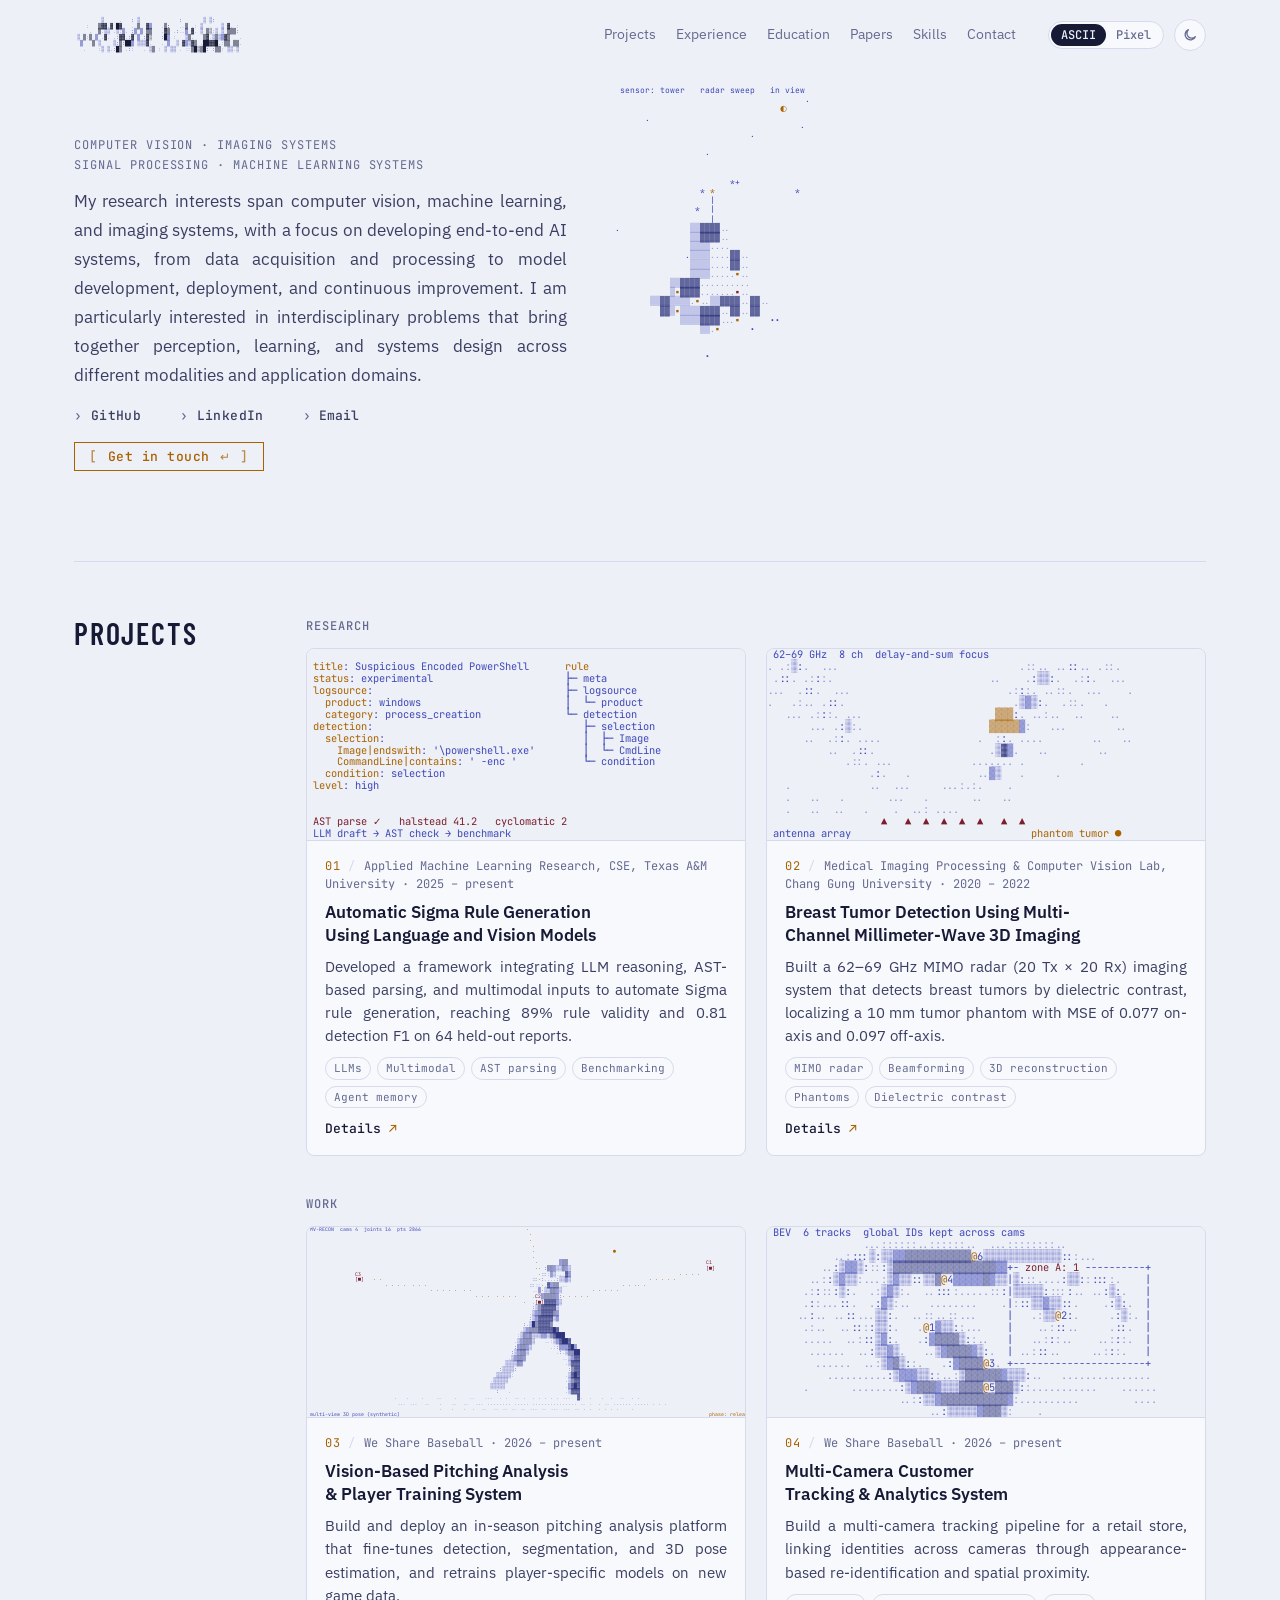
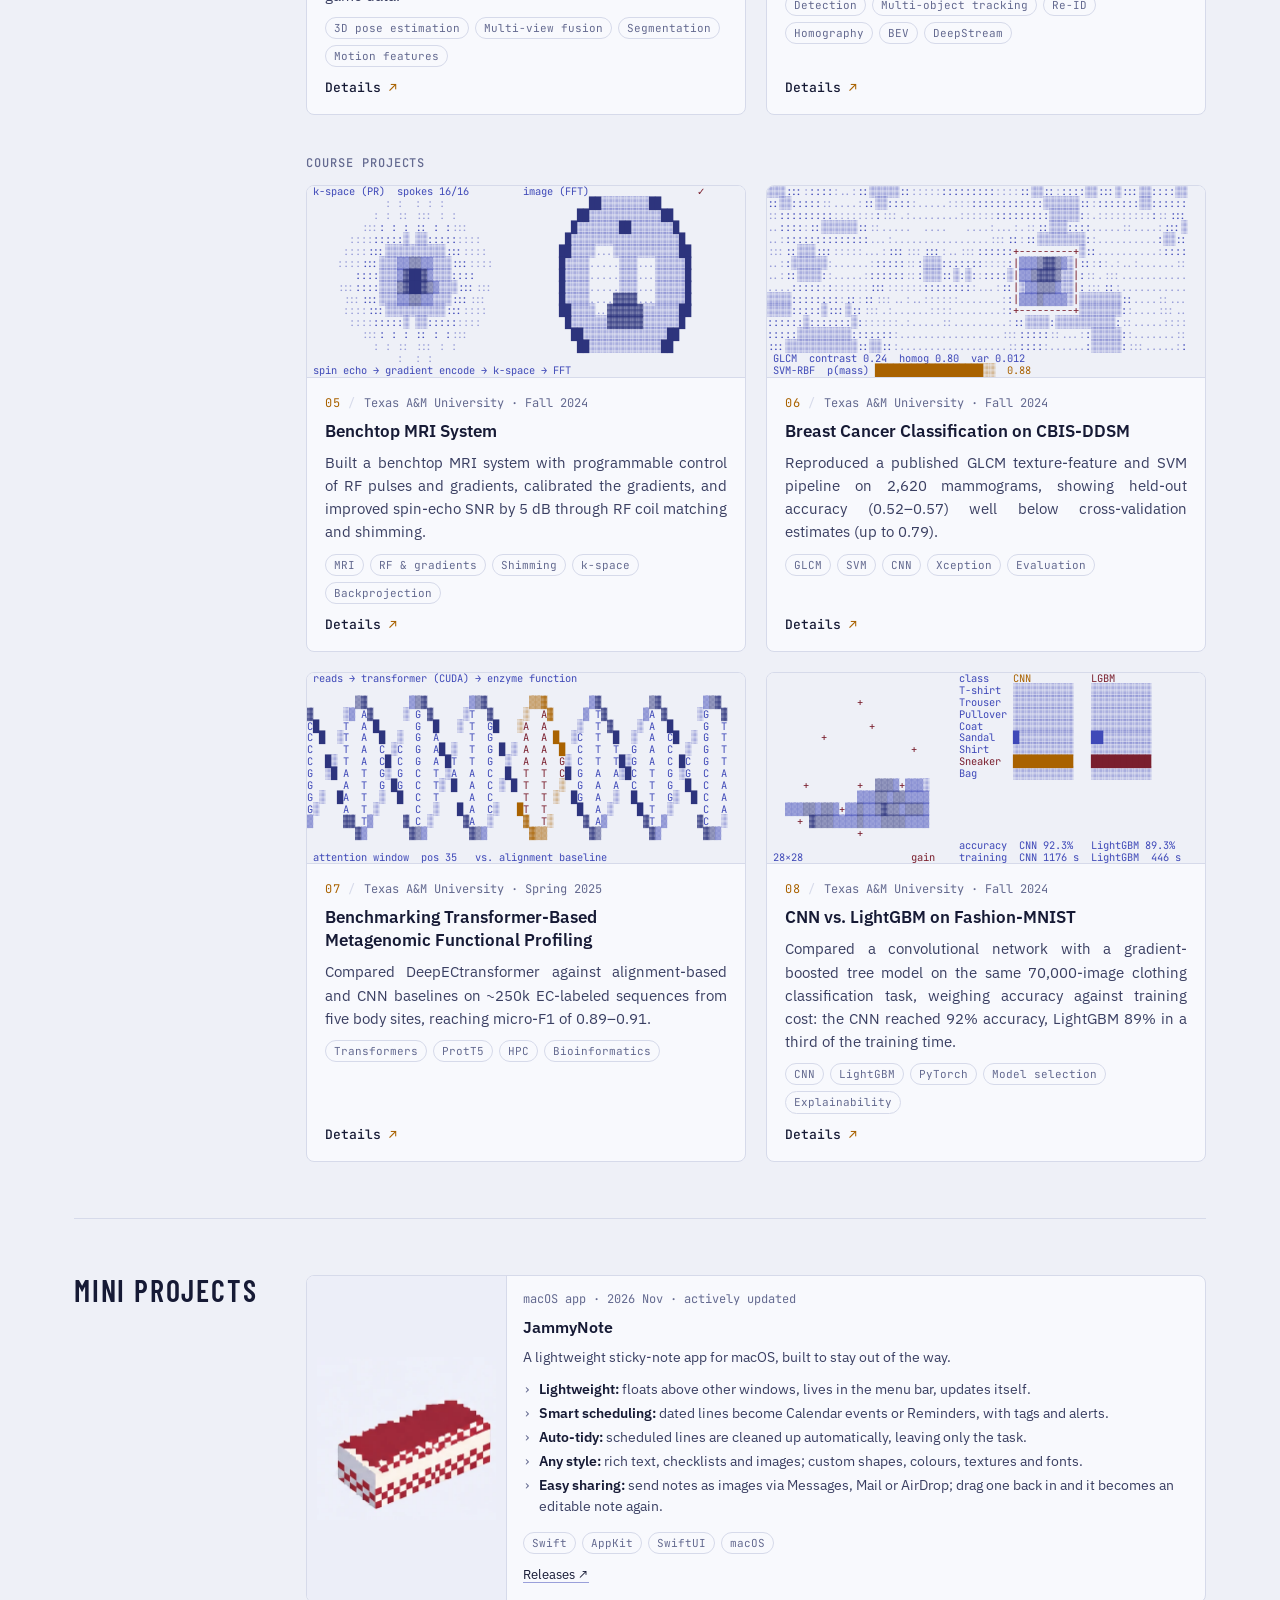
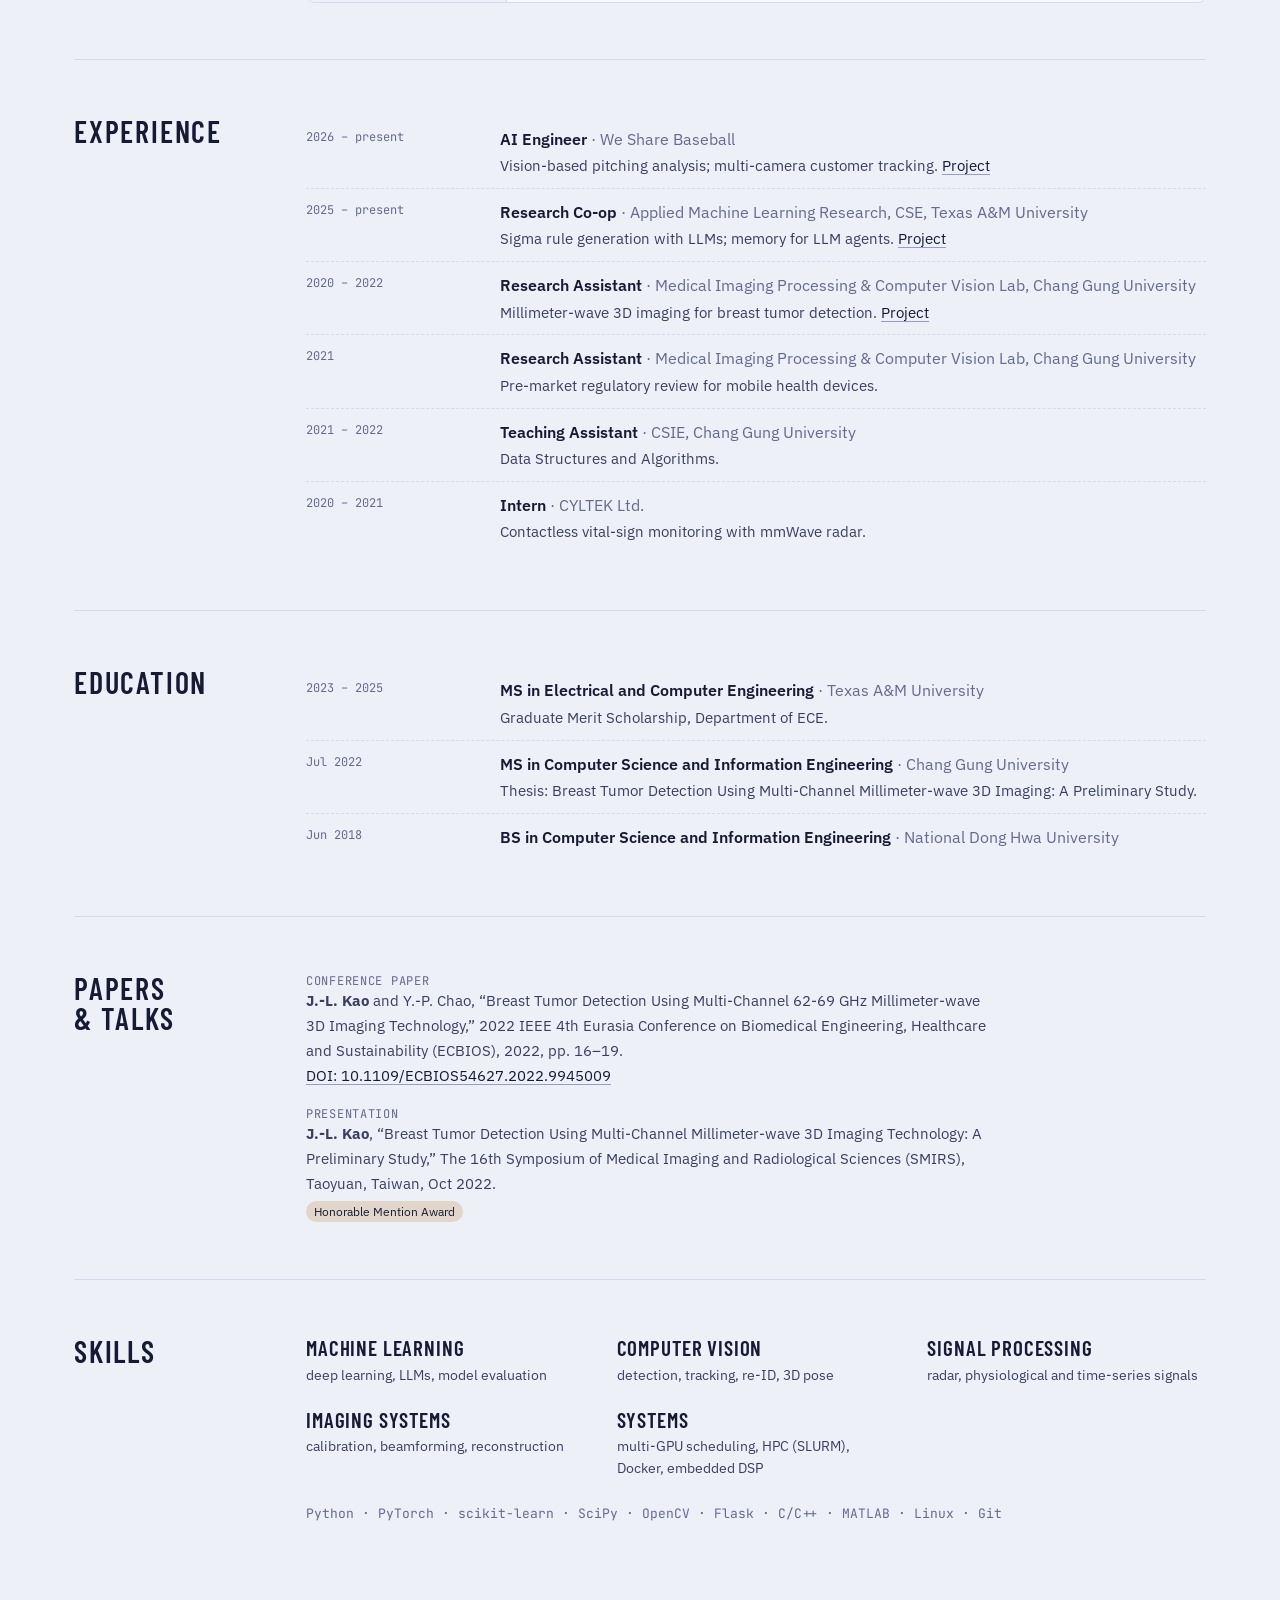
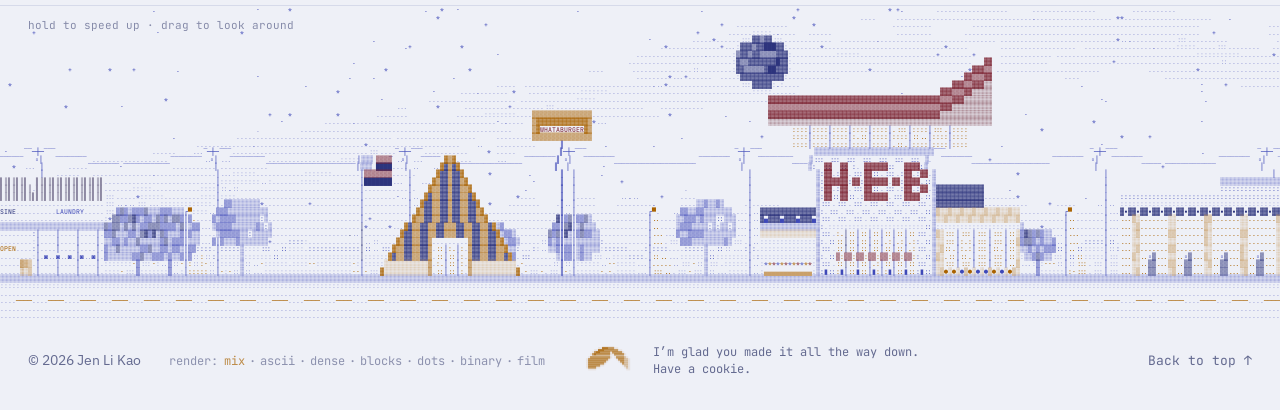
<file: index.html>
<!doctype html>
<html lang="en">
<head>
  <meta charset="utf-8">
  <meta name="viewport" content="width=device-width, initial-scale=1">
  <title>Jen Li Kao · Computer Vision, Machine Learning & Imaging Systems</title>
  <meta name="description" content="Jen Li Kao: computer vision, machine learning and imaging systems, with a focus on end-to-end AI systems, from data acquisition to deployment. Projects, experience and papers.">
  <link rel="icon" href="data:image/svg+xml,%3Csvg xmlns='http://www.w3.org/2000/svg' viewBox='0 0 16 16'%3E%3Ctext x='1' y='13' font-family='monospace' font-size='14' fill='%238b93ff'%3E%40%3C/text%3E%3C/svg%3E">
  <link rel="preconnect" href="https://fonts.googleapis.com">
  <link rel="preconnect" href="https://fonts.gstatic.com" crossorigin>
  <link rel="stylesheet" href="https://fonts.googleapis.com/css2?family=Barlow+Condensed:wght@500;600;700&family=IBM+Plex+Sans:wght@400;500;600&family=JetBrains+Mono:wght@400;500&display=swap">
  <link rel="stylesheet" href="ascii/style.css?v=4eb460af">
  <!-- light or dark: the visitor's choice if they made one, else their system's; the pixel version shares the key -->
  <script>try { document.documentElement.dataset.theme = localStorage.getItem("theme") || (matchMedia("(prefers-color-scheme: dark)").matches ? "dark" : "light"); } catch (e) {}</script>
</head>
<body>
  <header class="bar">
    <a class="mark" href="#top" aria-label="Jen Li Kao, back to top"><span class="ascii ascii-name" id="hero-name" data-art="sense" data-fs="5" aria-hidden="true"></span></a>
    <nav class="nav" id="nav" aria-label="Sections"></nav>
    <div class="controls">
      <nav class="versions" aria-label="Site version">
        <a href="./" aria-current="page">ASCII</a><a href="pixel/">Pixel</a>
      </nav>
      <button class="theme" id="theme" type="button" aria-label="Dark mode" aria-pressed="false">
        <svg class="moon" viewBox="0 0 24 24" fill="none" stroke="currentColor" stroke-width="2" stroke-linecap="round" stroke-linejoin="round" aria-hidden="true"><path d="M20 14.5A8 8 0 1 1 9.5 4a6.5 6.5 0 0 0 10.5 10.5z"/></svg>
        <svg class="sun" viewBox="0 0 24 24" fill="none" stroke="currentColor" stroke-width="2" stroke-linecap="round" aria-hidden="true"><circle cx="12" cy="12" r="4"/><path d="M12 2v2M12 20v2M4.9 4.9l1.4 1.4M17.7 17.7l1.4 1.4M2 12h2M20 12h2M4.9 19.1l1.4-1.4M17.7 6.3l1.4-1.4"/></svg>
      </button>
    </div>
  </header>

  <main id="top">
    <section class="hero" aria-labelledby="h-name">
      <div class="hero-text">
        <p class="eyebrow" id="eyebrow"></p>
        <h1 class="sr-only" id="h-name"></h1>
        <p class="lede" id="lede"></p>
        <ul class="links" id="links"></ul>
      </div>
      <div class="ascii ascii-city" data-art="city" data-fs="8" role="img" aria-label="A small isometric city at night in text. People walk the streets and a sensor tower in the middle watches them four ways in turn: a radar sweep, pulses that echo off people, four corner cameras that count a person only when two agree, and a learning pass that misses people at first and fewer as it goes. Moving the pointer over the city adds your own light, and whoever it touches is picked out too."></div>
    </section>

    <section class="block" id="projects" aria-labelledby="h-projects">
      <header class="block-head"><h2 id="h-projects">Projects</h2></header>
      <div id="project-list"></div>
    </section>

    <section class="block" id="mini" aria-labelledby="h-mini">
      <header class="block-head"><h2 id="h-mini">Mini projects</h2></header>
      <div class="minis" id="mini-list"></div>
    </section>

    <section class="block" id="experience" aria-labelledby="h-experience">
      <header class="block-head"><h2 id="h-experience">Experience</h2></header>
      <ol class="timeline" id="exp-list"></ol>
    </section>

    <section class="block" id="education" aria-labelledby="h-education">
      <header class="block-head"><h2 id="h-education">Education</h2></header>
      <ol class="timeline" id="edu-list"></ol>
    </section>

    <section class="block" id="papers" aria-labelledby="h-papers">
      <header class="block-head"><h2 id="h-papers">Papers &amp; Talks</h2></header>
      <ul class="papers" id="paper-list"></ul>
    </section>

    <section class="block" id="skills" aria-labelledby="h-skills">
      <header class="block-head"><h2 id="h-skills">Skills</h2></header>
      <div>
        <div class="credits" id="credits"></div>
            <p class="stack" id="stack"></p>
      </div>
    </section>
  </main>

  <footer class="foot" id="contact">
    <div class="ascii ascii-sky" data-art="skyline" data-fs="6.5" data-fs-sm="5" aria-hidden="true"></div>
    <p class="sky-hint" aria-hidden="true">hold to speed up · drag to look around</p>
    <div class="foot-row">
      <p class="foot-copy">© <span id="year">2026</span> Jen Li Kao</p>
      <p class="render"><span>render:</span> <span class="look" role="group" aria-label="Text art style" id="look"></span></p>
      <div class="fortune"><button class="cookie nudge" type="button" aria-label="A fortune cookie, for reading to the end. Crack it open." title="crack it open"><span class="ascii" data-art="cookie" data-rows="14" data-ramp="Blocks" aria-hidden="true"></span></button><p class="fortune-note">I’m glad you made it <span class="nl">all the way down.</span><span class="ln">Have a cookie.</span></p><span class="slip" role="status" hidden></span></div>
      <a class="to-top" href="#top">Back to top <span aria-hidden="true">↑</span></a>
    </div>
  </footer>

  <noscript><p class="noscript">This page needs JavaScript. <a href="../">The pixel version</a> · <a href="https://github.com/Dino-Boooo">GitHub</a> · kaojenli@gmail.com</p></noscript>

  <script src="js/content.js?v=4eb460af"></script>
  <script src="js/narration.js?v=4eb460af"></script>
  <script src="js/tours.js?v=4eb460af"></script>
  <script src="ascii/main.js?v=4eb460af"></script>
</body>
</html>
</file>
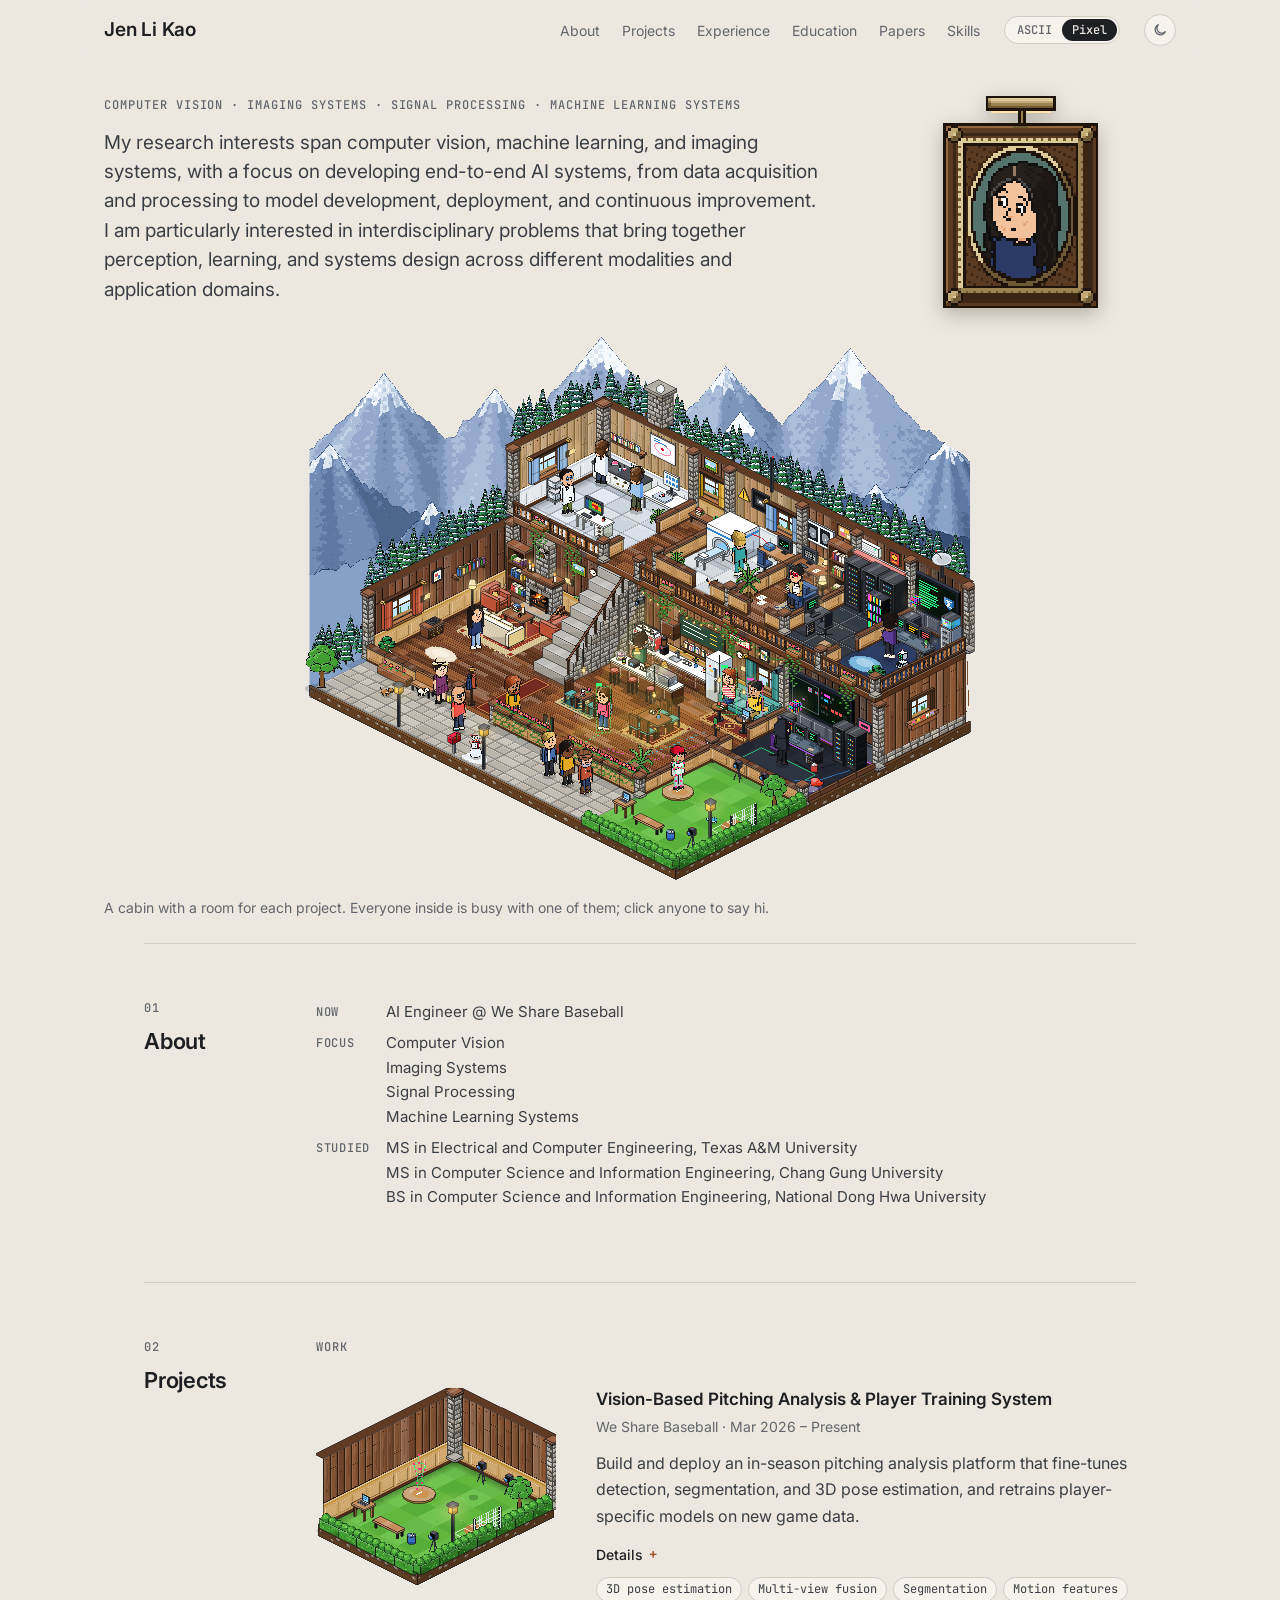
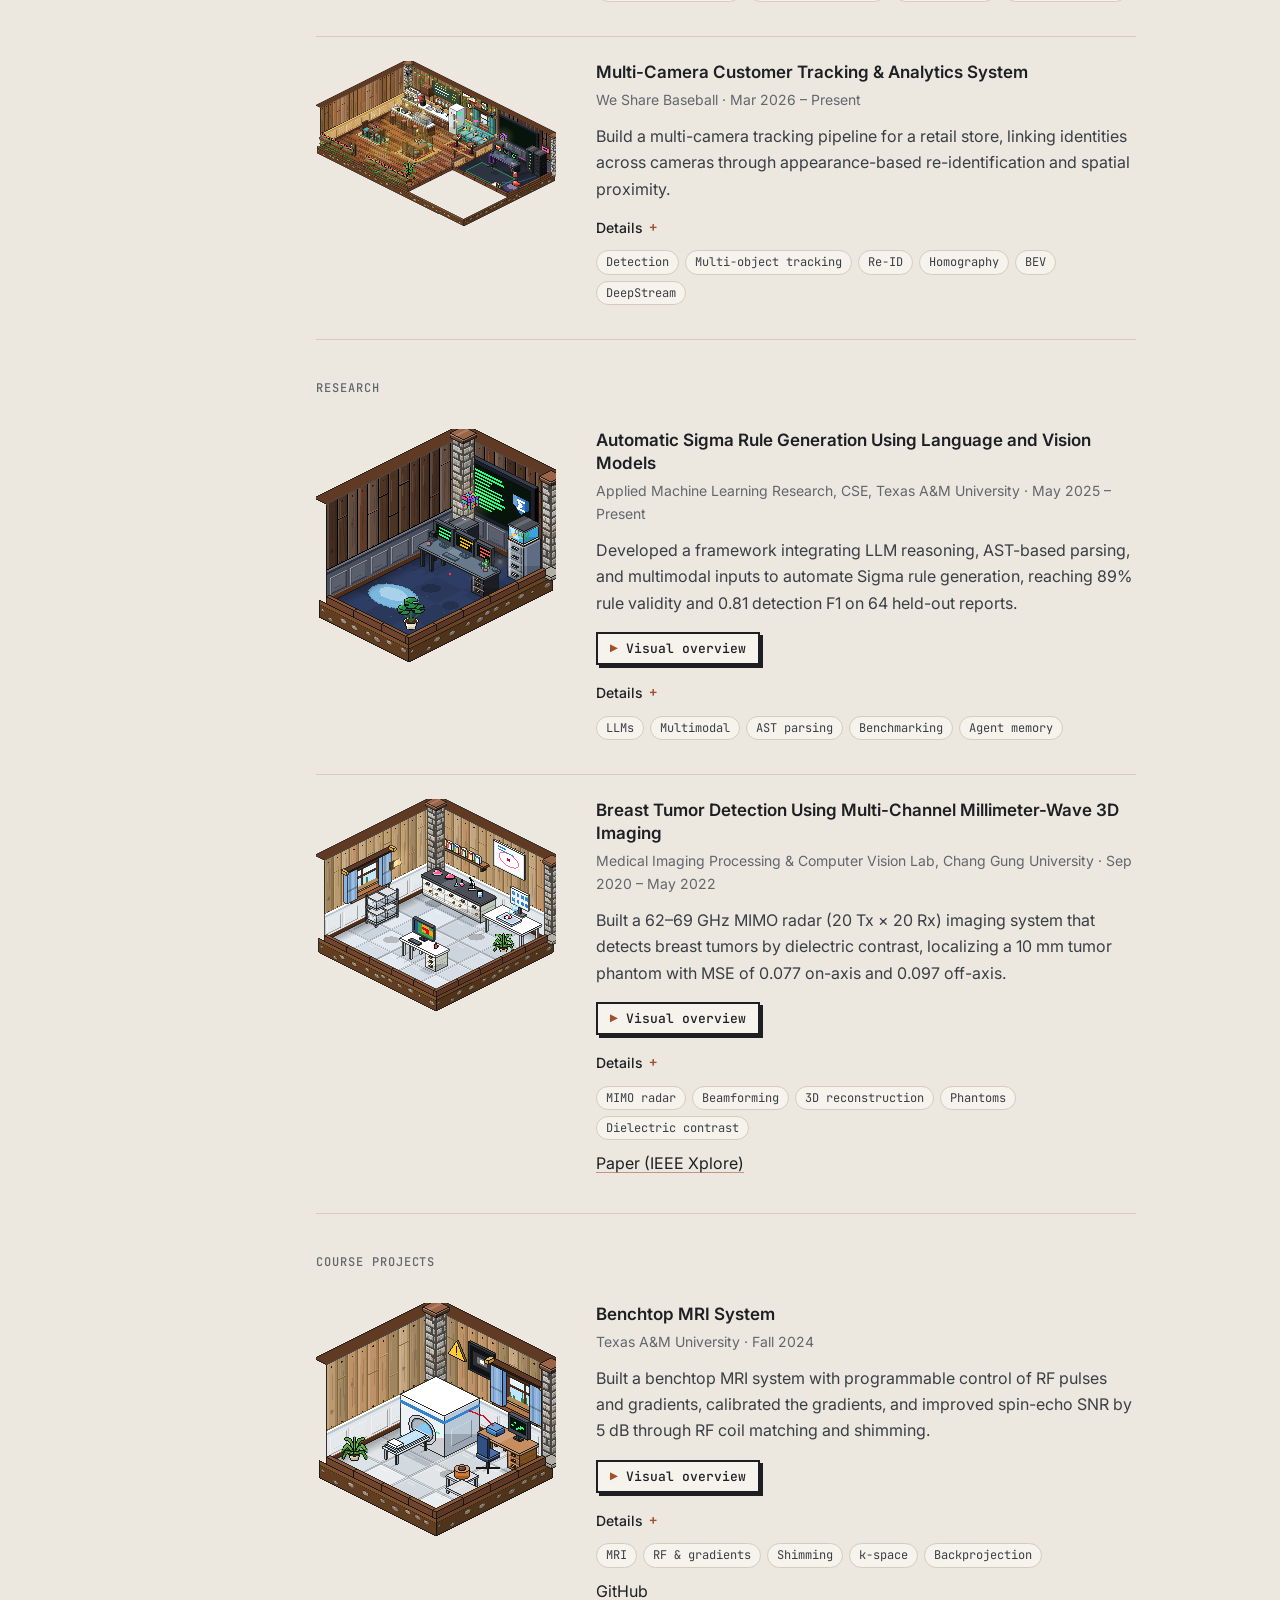
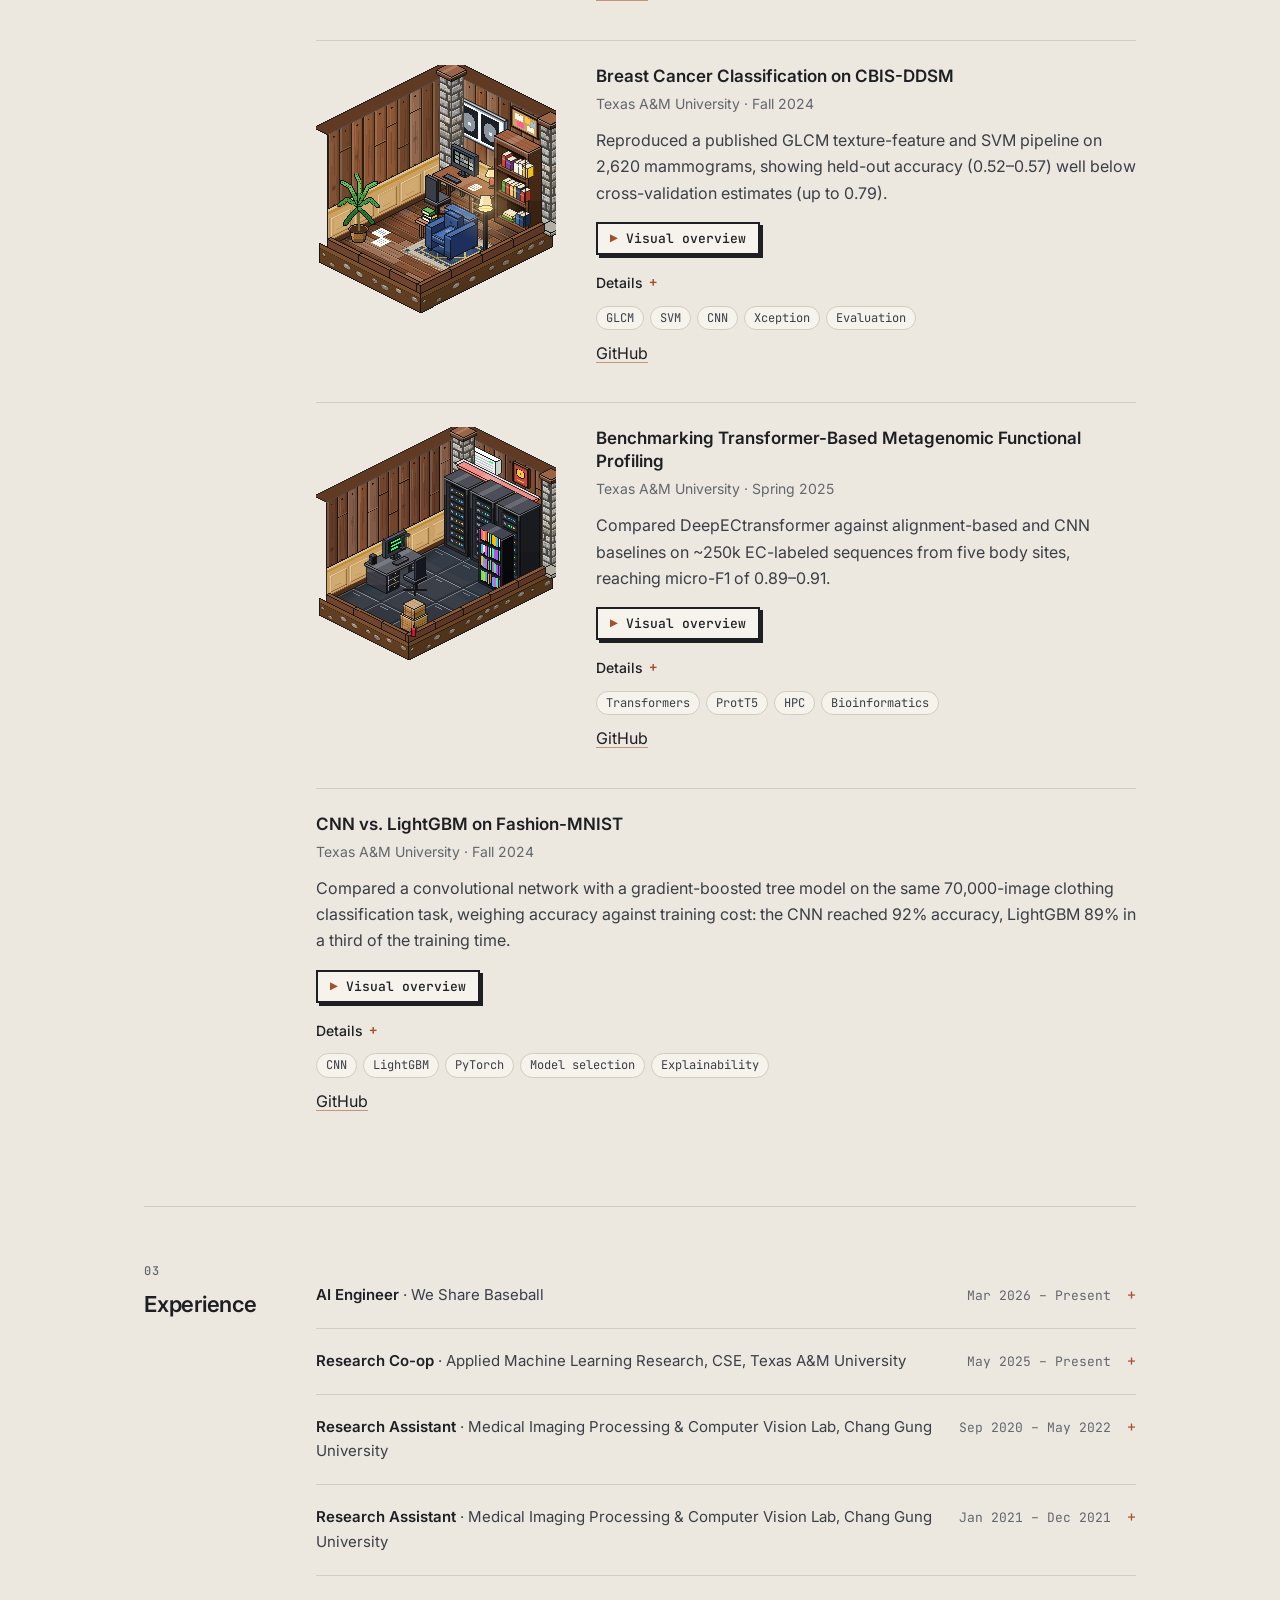
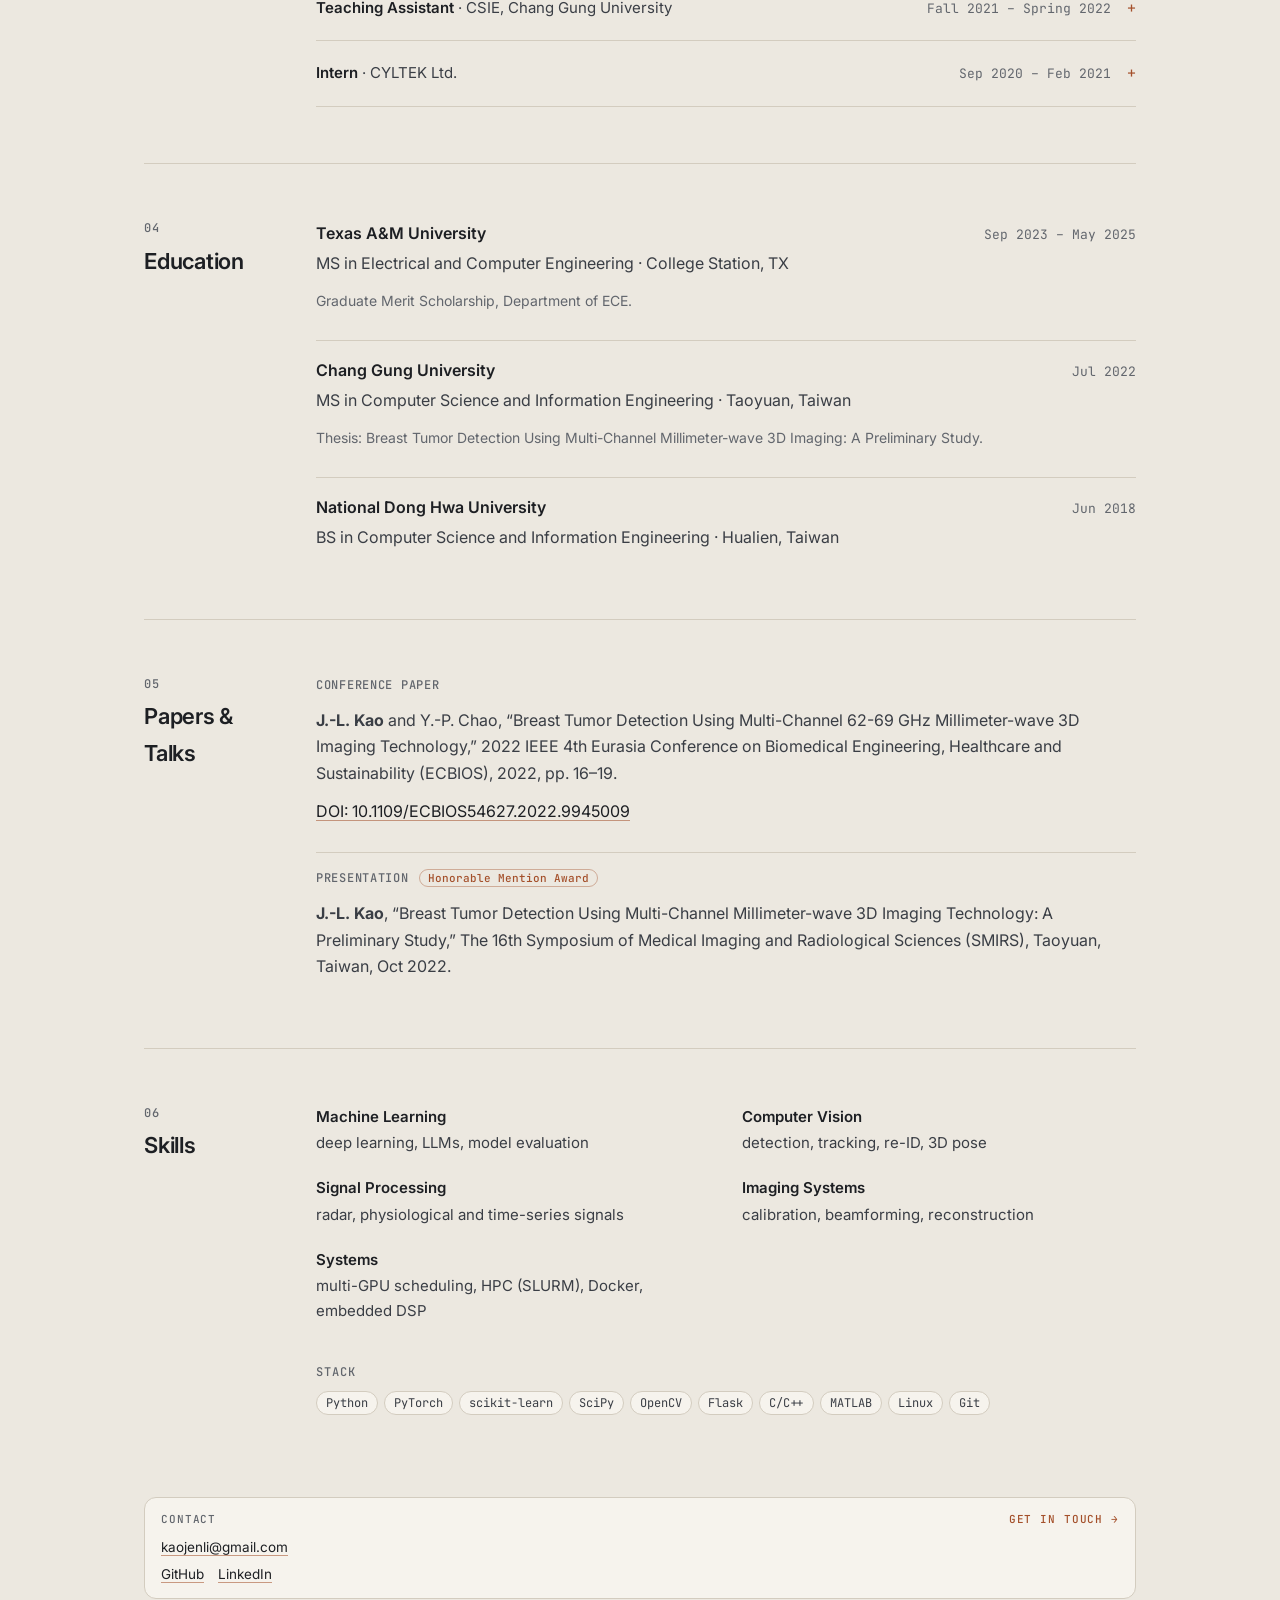
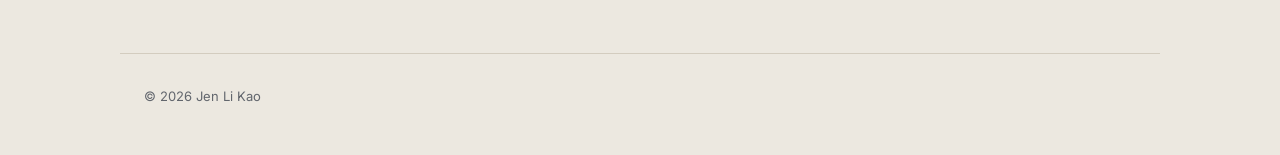
<file: pixel/index.html>
<!doctype html>
<html lang="en">
<head>
  <meta charset="utf-8">
  <meta name="viewport" content="width=device-width, initial-scale=1">
  <title>Jen Li Kao · Computer Vision, Machine Learning & Imaging Systems (pixel version)</title>
  <meta name="description" content="Jen Li Kao: computer vision, machine learning and imaging systems, with a focus on end-to-end AI systems, from data acquisition to deployment. Projects, experience and papers.">
  <link rel="icon" href="data:image/svg+xml,%3Csvg xmlns='http://www.w3.org/2000/svg' viewBox='0 0 8 8' shape-rendering='crispEdges'%3E%3Cpath fill='%23f7a21b' d='M1 1h2v1h2V1h2v1h1v2H7v1H6v1H5v1H3V6H2V5H1V4H0V2h1z'/%3E%3C/svg%3E">
  <link rel="preconnect" href="https://fonts.googleapis.com">
  <link rel="preconnect" href="https://fonts.gstatic.com" crossorigin>
  <link rel="stylesheet" href="https://fonts.googleapis.com/css2?family=Inter:wght@400;500;600;700&family=JetBrains+Mono:wght@400;500&family=Pixelify+Sans:wght@500;600&display=swap">
  <link rel="stylesheet" href="../css/style.css?v=4eb460af">
  <!-- light or dark: the visitor's choice if they made one, else their system's (before anything draws, so no flash) -->
  <script>try { document.documentElement.dataset.theme = localStorage.getItem("theme") || (matchMedia("(prefers-color-scheme: dark)").matches ? "dark" : "light"); } catch (e) {}</script>
</head>
<body>
  <!-- shared gradients for the pixel scenes -->
  <svg width="0" height="0" style="position:absolute" aria-hidden="true">
    <defs id="img-defs">
      <linearGradient id="shadeL" x1="0" y1="0" x2="0" y2="1"><stop offset="0" stop-color="#fff" stop-opacity=".12"/><stop offset=".22" stop-color="#fff" stop-opacity=".12"/><stop offset=".22" stop-color="#000" stop-opacity="0"/><stop offset=".7" stop-color="#000" stop-opacity="0"/><stop offset=".7" stop-color="#000" stop-opacity=".14"/><stop offset="1" stop-color="#000" stop-opacity=".14"/></linearGradient>
      <linearGradient id="shadeR" x1="0" y1="0" x2="0" y2="1"><stop offset="0" stop-color="#000" stop-opacity=".06"/><stop offset=".6" stop-color="#000" stop-opacity=".06"/><stop offset=".6" stop-color="#000" stop-opacity=".22"/><stop offset="1" stop-color="#000" stop-opacity=".22"/></linearGradient>
      <linearGradient id="aoX" x1="0" y1="0" x2="1" y2="0"><stop offset="0" stop-color="#000" stop-opacity=".3"/><stop offset="1" stop-color="#000" stop-opacity="0"/></linearGradient>
      <linearGradient id="aoY" x1="0" y1="0" x2="0" y2="1"><stop offset="0" stop-color="#000" stop-opacity=".3"/><stop offset="1" stop-color="#000" stop-opacity="0"/></linearGradient>
      <pattern id="rugWeave" width=".08" height=".06" patternUnits="userSpaceOnUse"><rect width=".08" height=".015" fill="rgba(0,0,0,.16)"/><rect y=".03" width=".08" height=".012" fill="rgba(255,255,255,.07)"/><rect x=".02" y=".015" width=".02" height=".015" fill="rgba(0,0,0,.1)"/><rect x=".06" y=".045" width=".02" height=".015" fill="rgba(0,0,0,.1)"/></pattern>
      <pattern id="weave" width="1" height="1" patternUnits="userSpaceOnUse"><rect width=".5" height=".5" fill="rgba(0,0,0,.14)"/><rect x=".5" y=".5" width=".5" height=".5" fill="rgba(0,0,0,.14)"/></pattern>
      <pattern id="weaveTop" width=".06" height=".06" patternUnits="userSpaceOnUse"><rect width=".03" height=".03" fill="rgba(255,255,255,.12)"/><rect x=".03" y=".03" width=".03" height=".03" fill="rgba(255,255,255,.12)"/></pattern>
      <radialGradient id="glow"><stop offset="0" stop-color="#ffe9a0" stop-opacity=".6"/><stop offset=".3" stop-color="#ffe0a0" stop-opacity=".2"/><stop offset="1" stop-color="#ffe0a0" stop-opacity="0"/></radialGradient>
    </defs>
  </svg>

  <div class="layout">
  <header class="masthead">
    <a class="wordmark" href="#top">Jen Li Kao</a>
    <nav id="nav" aria-label="Sections"></nav>
    <nav class="versions" aria-label="Site version"><a href="../">ASCII</a><a href="./" aria-current="page">Pixel</a></nav>
    <button class="theme-toggle" id="theme-toggle" type="button" aria-label="Dark mode" aria-pressed="false">
      <svg class="moon" viewBox="0 0 24 24" fill="none" stroke="currentColor" stroke-width="2" stroke-linecap="round" stroke-linejoin="round" aria-hidden="true"><path d="M20 14.5A8 8 0 1 1 9.5 4a6.5 6.5 0 0 0 10.5 10.5z"/></svg>
      <svg class="sun" viewBox="0 0 24 24" fill="none" stroke="currentColor" stroke-width="2" stroke-linecap="round" aria-hidden="true"><circle cx="12" cy="12" r="4"/><path d="M12 2v2M12 20v2M4.9 4.9l1.4 1.4M17.7 17.7l1.4 1.4M2 12h2M20 12h2M4.9 19.1l1.4-1.4M17.7 6.3l1.4-1.4"/></svg>
    </button>
  </header>

  <main>
    <section class="hero" id="top" aria-labelledby="h-top">
      <div class="hero-head">
        <figure class="framed" id="hero-portrait" role="img" aria-label="Pixel portrait of Jen in a framed painting under a picture light"></figure>
        <div class="intro">
          <p class="eyebrow" id="hero-eyebrow"></p>
          <h1 id="h-top">Jen Li Kao</h1>
          <p class="lede" id="hero-lede"></p>
        </div>
      </div>
      <figure class="stage">
        <div class="room-scroll">
          <div class="room" id="room">
            <svg id="scene" viewBox="0 0 592 488" shape-rendering="crispEdges" role="group" aria-label="Pixel art: Jen's two-storey cabin, one room per project. Downstairs a living room with a fireplace, stairs up from the entrance hall, and a café where cameras track the customers while a queue waits outside and a hacker next door watches the foot traffic on screens; a pitcher throws on the practice field. Upstairs in the loft are an mmWave lab where a mouse's tumor is being scanned, an MRI lab, a mammogram reading room, a server room and a security room. A cat, a dog and a parrot live there too."></svg>
          </div>
        </div>
        <figcaption id="hero-caption"></figcaption>
      </figure>
    </section>

    <div class="sections" id="panels"></div>
  </main>
  <!-- small cards beside the page on wide screens (filled by main.js) -->
  <aside class="rail rail-left" id="rail-left" aria-label="At a glance"></aside>
  <aside class="rail rail-right" id="rail-right" aria-label="Rooms and highlights"></aside>

  </div>
  <footer class="footer">
    <p>© <span id="year">2026</span> Jen Li Kao</p>
  </footer>

  <noscript>
    <p class="noscript">This page needs JavaScript. Quick links:
      <a href="https://github.com/Dino-Boooo">GitHub</a> ·
      <a href="https://www.linkedin.com/in/jenlikao/">LinkedIn</a> ·
      <a href="mailto:kaojenli@gmail.com">kaojenli@gmail.com</a></p>
  </noscript>

  <script src="../js/content.js?v=4eb460af"></script>
  <script src="../js/avatar.js?v=4eb460af"></script>
  <script src="../js/props.js?v=4eb460af"></script>
  <script src="../js/furni.js?v=4eb460af"></script>
  <script src="../js/cabin.js?v=4eb460af"></script>
  <script>window.TOUR_BASE = "../";</script>
  <script src="../js/narration.js?v=4eb460af"></script>
  <script src="../js/tours.js?v=4eb460af"></script>
  <script src="../js/main.js?v=4eb460af"></script>
  <!-- Cloudflare Web Analytics --><script type='module' src='https://static.cloudflareinsights.com/beacon.min.js' data-cf-beacon='{"token": "8a59bbaee7224c959636c7af0a5ff909"}'></script><!-- End Cloudflare Web Analytics -->
</body>
</html>
</file>
<file: ascii/style.css>
/* ASCII version. Layout idea: a quiet editorial page in two columns, where every figure is live text art drawn from the method it shows. */
:root {
  --bg: #eef0f7;
  --surface: #f8f9fd;
  --ink: #161a35;
  --text: #3a3f62;
  --muted: #646a90;
  --line: #d6daea;
  --glyph: #3f49b8;      /* ASCII art, base layer */
  --accent: #a96200;     /* ASCII art highlights, links on hover */
  --maroon: #7a1f2e;     /* a second colour inside the text art */
  --carton: #fbfaf5; --carton-shade: #9a97a8; /* the hot dog box stays a white box in light mode */
  --display: "Barlow Condensed", "Arial Narrow", system-ui, sans-serif;
  --font: "IBM Plex Sans", system-ui, -apple-system, "Segoe UI", sans-serif;
  --mono: "JetBrains Mono", ui-monospace, "SF Mono", Menlo, monospace;
  --wide: 1180px;
  color-scheme: light;
}
@media (prefers-color-scheme: dark) {
  :root:not([data-theme="light"]) {
    --bg: #0b0e20; --surface: #11152e; --ink: #eceefa; --text: #c3c7e4; --muted: #8b91ba; --line: #232951;
    --glyph: #8790f5; --accent: #f2b33d; --maroon: #d8647a; --carton: #eceefa; --carton-shade: #7b80a8; color-scheme: dark;
  }
}
:root[data-theme="dark"] {
  --bg: #0b0e20; --surface: #11152e; --ink: #eceefa; --text: #c3c7e4; --muted: #8b91ba; --line: #232951;
  --glyph: #8790f5; --accent: #f2b33d; --maroon: #d8647a; --carton: #eceefa; --carton-shade: #7b80a8; color-scheme: dark;
}

* { box-sizing: border-box; }
html { scroll-behavior: smooth; scroll-padding-top: 72px; }
body { margin: 0; background: var(--bg); color: var(--text); font: 16px/1.65 var(--font); -webkit-font-smoothing: antialiased; }
a { color: var(--ink); text-decoration: underline; text-decoration-color: color-mix(in srgb, var(--glyph) 50%, transparent); text-underline-offset: 3px; }
a:hover { color: var(--accent); text-decoration-color: currentColor; }
:focus-visible { outline: 2px solid var(--accent); outline-offset: 3px; border-radius: 2px; }
h1, h2, h3 { color: var(--ink); text-wrap: balance; }
.eyebrow, .fig, .meta, .tag, .block-note { font-family: var(--mono); }

/* ---------- top bar */
.bar {
  position: sticky; top: 0; z-index: 10; display: flex; align-items: center; gap: 24px;
  max-width: var(--wide); margin: 0 auto; padding: 12px 24px;
  background: color-mix(in srgb, var(--bg) 86%, transparent); backdrop-filter: blur(8px);
}
.mark { display: flex; align-items: center; align-self: stretch; flex-shrink: 0; color: var(--ink); text-decoration: none; }
/* the wordmark is the live name figure, in the page's ink rather than the accent */
.ascii-name { display: block; width: 250px; height: 46px; cursor: crosshair; touch-action: pan-y; }
.bar .ascii-name .acc { color: var(--ink); }
.bar .ascii-name .t2 { color: var(--ink); }
.nav { display: flex; gap: 20px; font-size: 14px; margin-left: auto; }
.nav a { color: var(--muted); text-decoration: none; }
.nav a:hover { color: var(--ink); }
.controls { display: flex; align-items: center; gap: 10px; margin-left: 8px; flex-shrink: 0; }
.versions { display: flex; border: 1px solid var(--line); border-radius: 99px; background: var(--surface); padding: 2px; }
.versions a {
  padding: 3px 10px; border: 0; border-radius: 99px; background: none; color: var(--muted);
  font: 500 12px/1.4 var(--mono); text-decoration: none; cursor: pointer; white-space: nowrap;
}
.versions a:hover { color: var(--ink); }
.versions a[aria-current="page"] { background: var(--ink); color: var(--bg); }
.theme { display: grid; place-items: center; width: 32px; height: 32px; padding: 0; border: 1px solid var(--line); border-radius: 99px; background: var(--surface); color: var(--muted); cursor: pointer; }
.theme:hover { color: var(--ink); }
.theme svg { width: 16px; height: 16px; }
.theme .sun, [data-theme="dark"] .theme .moon { display: none; }
[data-theme="dark"] .theme .sun { display: block; }

main { max-width: var(--wide); margin: 0 auto; padding: 0 24px; }

/* ---------- ASCII art: two stacked <pre>, the base glyphs and the highlighted ones */
.ascii { position: relative; overflow: hidden; font-family: var(--mono); line-height: 1.15; user-select: none; }
.ascii pre { margin: 0; font: inherit; line-height: inherit; white-space: pre; }
.ascii pre + pre { position: absolute; inset: 0; }
.ascii .t0 { color: var(--glyph); opacity: .5; }
.ascii .t1 { color: var(--glyph); }
.ascii .t2 { color: color-mix(in srgb, var(--glyph) 55%, var(--ink)); }
.ascii .acc { color: var(--accent); }
.ascii .mar { color: var(--maroon); }
.ascii .tan { color: #c9a06a; } /* a light brown, for the bun */
.ascii .deep { color: #5e1522; } .ascii .side { color: #8e89a3; } /* the carton: the lid's red inside, its shaded sides */
@media (prefers-color-scheme: dark) { :root:not([data-theme="light"]) .ascii .deep { color: #a8475a; } :root:not([data-theme="light"]) .ascii .side { color: #9ba0c6; } }
:root[data-theme="dark"] .ascii .deep { color: #a8475a; } :root[data-theme="dark"] .ascii .side { color: #9ba0c6; }

/* ---------- hero */
.hero { display: grid; grid-template-columns: minmax(0, 5fr) minmax(0, 6fr); gap: 48px; align-items: center; padding: 16px 0 40px; }
.sr-only { position: absolute; width: 1px; height: 1px; margin: -1px; overflow: hidden; clip: rect(0 0 0 0); white-space: nowrap; }
.nb { white-space: nowrap; }
.eyebrow { margin: 0 0 12px; color: var(--muted); font-size: 12px; letter-spacing: .08em; text-transform: uppercase; }
.ascii-city { height: clamp(320px, 34vw, 440px); }
.lede { margin: 0 0 16px; max-width: 34em; font-size: 17px; line-height: 1.7; text-align: justify; text-justify: inter-word; }
.links { display: flex; flex-wrap: wrap; gap: 6px 22px; margin: 0; padding: 0; list-style: none; font: 500 13px/1.6 var(--mono); letter-spacing: .03em; }
/* the hero links read like terminal prompts: a muted "›", the name, an arrow on hover */
.links > li:not(.cta-li) > a, .links .email-btn:not(.open) { color: var(--text); text-decoration: none; }
.links > li:not(.cta-li) > a::before, .links .email-btn::before { content: "› "; color: var(--muted); }
.links > li:not(.cta-li) > a::after { content: " ↗"; color: transparent; transition: color .15s; }
.links > li:not(.cta-li) > a:hover { color: var(--accent); } .links > li:not(.cta-li) > a:hover::after { color: var(--accent); }
.links .email-btn:hover { color: var(--accent); }
figcaption { margin-top: 10px; color: var(--muted); font-size: 13px; }
.scenes { display: flex; flex-wrap: wrap; gap: 4px 18px; }
.scenes button { padding: 2px 0; border: 0; border-bottom: 1px solid transparent; background: none; color: var(--muted); font: 500 12px/1.5 var(--mono); cursor: pointer; }
.scenes button:hover { color: var(--ink); }
.scenes button[aria-pressed="true"] { color: var(--accent); border-bottom-color: currentColor; }
.fig { color: var(--accent); font-size: 12px; margin-right: 8px; letter-spacing: .06em; }
.fig::after { content: " /"; color: var(--line); }

/* ---------- blocks */
.block { display: grid; grid-template-columns: 200px minmax(0, 1fr); gap: 32px; padding: 56px 0; border-top: 1px solid var(--line); }
.block-head h2 { margin: 0; font: 600 30px/1 var(--display); letter-spacing: .06em; text-transform: uppercase; }
.block-note { margin: 10px 0 0; color: var(--muted); font-size: 12px; line-height: 1.5; }

/* projects */
.group { margin: 0 0 14px; color: var(--muted); font: 500 12px var(--mono); letter-spacing: .08em; text-transform: uppercase; }
.group:not(:first-child) { margin-top: 40px; }
.projects { display: grid; grid-template-columns: repeat(2, minmax(0, 1fr)); gap: 20px; }
.card { display: flex; flex-direction: column; border: 1px solid var(--line); border-radius: 8px; background: var(--surface); overflow: hidden; }
/* a group with an odd number of cards: the last one goes wide, picture on the left, text on the right, so no slot stays empty */
.projects > .card:last-child:nth-child(odd) { grid-column: 1 / -1; display: grid; grid-template-columns: minmax(0, 1fr) minmax(0, 1fr); }
.projects > .card:last-child:nth-child(odd) .ascii { aspect-ratio: auto; height: 100%; min-height: 200px; border-bottom: 0; border-right: 1px solid var(--line); }
.card .ascii { aspect-ratio: 16 / 7; border-bottom: 1px solid var(--line); background: var(--bg); }
.card-body { display: flex; flex-direction: column; gap: 8px; padding: 16px 18px 18px; flex: 1; }
.card h3 { margin: 0; font-size: 17px; line-height: 1.35; font-weight: 600; }
.meta { margin: 0; color: var(--muted); font-size: 12px; line-height: 1.5; }
.card p.sum { margin: 0; font-size: 14.5px; line-height: 1.6; text-align: justify; }
.tags { display: flex; flex-wrap: wrap; gap: 6px; margin: 2px 0 0; padding: 0; list-style: none; }
.tag { padding: 1px 8px; border: 1px solid var(--line); border-radius: 99px; color: var(--muted); font-size: 11px; }
.more { align-self: flex-start; margin-top: auto; padding: 4px 0 0; border: 0; background: none; color: var(--ink); font: 500 13px var(--mono); cursor: pointer; }
.more span { color: var(--accent); }
.more:hover { color: var(--accent); }
.detwin { width: min(760px, calc(100vw - 24px)); }
.det-play { width: auto; padding: 0 7px; margin-right: 2px; color: var(--accent); border-color: color-mix(in srgb, var(--accent) 60%, transparent); }
.det-play:hover { background: var(--accent); color: var(--bg); }
.det-play[hidden] { display: none; } /* projects without a narrated overview: no film button */
.det-art { aspect-ratio: 16 / 6; border-bottom: 1px dashed var(--line); background: var(--bg); }
.det-body { display: grid; gap: 12px; padding: 18px 24px 24px; }
.det-body h2 { margin: 0; font-size: 20px; line-height: 1.3; font-weight: 600; }
.det-list { margin: 0; padding-left: 18px; font-size: 15px; }
.det-list li { margin: 6px 0; text-align: justify; }
.det-body /* mini projects: smaller cards in a row of their own, figure on the left */
.minis { display: grid; grid-template-columns: repeat(auto-fill, minmax(min(100%, 460px), 1fr)); gap: 20px; }
.mini-card { display: grid; grid-template-columns: 200px minmax(0, 1fr); border: 1px solid var(--line); border-radius: 8px; background: var(--surface); overflow: hidden; }
.mini-art { height: 100%; min-height: 120px; border-right: 1px solid var(--line); background: var(--bg); letter-spacing: 0; cursor: pointer; }
.mini-art { --art-bg: #dfe2ee; background: var(--art-bg) !important; }
@media (prefers-color-scheme: dark) { :root:not([data-theme="light"]) .mini-art { --art-bg: var(--bg); } }
:root[data-theme="dark"] .mini-art { --art-bg: var(--bg); }
/* a figure made of pictures: three poses stacked, the one named in data-pose shows; dark or light set by theme */
.mini-pic { position: relative; --art-bg: #eceef8 !important; }
.mini-pic img { position: absolute; inset: 0; width: 100%; height: 100%; object-fit: contain; padding: 10px; opacity: 0; image-rendering: auto; }
.mini-pic img.dark { display: none; }
.mini-pic[data-pose="closed"] img.closed, .mini-pic[data-pose="opening"] img.opening, .mini-pic[data-pose="open"] img.open { opacity: 1; }
@media (prefers-color-scheme: dark) { :root:not([data-theme="light"]) .mini-pic { --art-bg: #12162a !important; } :root:not([data-theme="light"]) .mini-pic img.dark { display: block; } :root:not([data-theme="light"]) .mini-pic img.light { display: none; } }
:root[data-theme="dark"] .mini-pic { --art-bg: #12162a !important; } :root[data-theme="dark"] .mini-pic img.dark { display: block; } :root[data-theme="dark"] .mini-pic img.light { display: none; }
.mini-art .t0 { color: var(--carton-shade); opacity: .5; } .mini-art .t1 { color: var(--carton-shade); } .mini-art .t2 { color: var(--carton); }
.mini-body { display: flex; flex-direction: column; gap: 6px; padding: 14px 16px 16px; }
.mini-card h3 { margin: 0; font-size: 16px; font-weight: 600; }
.mini-card p.sum { margin: 0; font-size: 14px; line-height: 1.6; }
.mini-card .card-links { margin-top: 4px; }
.mini-points { margin: 2px 0 4px; padding: 0; list-style: none; font-size: 13.5px; line-height: 1.55; }
.mini-points li { position: relative; padding-left: 16px; margin: 3px 0; }
.mini-points li::before { content: "›"; position: absolute; left: 2px; color: var(--muted); }
.mini-points b { color: var(--ink); font-weight: 600; }
@media (max-width: 520px) { .mini-card { grid-template-columns: 1fr; } .mini-art { min-height: 150px; border-right: 0; border-bottom: 1px solid var(--line); } }
.card-links { margin: 0; }
details { margin-top: auto; padding-top: 4px; font-size: 14px; }
summary { color: var(--ink); font-size: 13px; font-weight: 500; cursor: pointer; }
details ul { margin: 8px 0 0; padding-left: 18px; }
details li { margin: 4px 0; text-align: justify; }
.card-links { display: flex; flex-wrap: wrap; gap: 4px 16px; margin: 8px 0 0; font-size: 13px; }

/* timeline */
.timeline { margin: 0; padding: 0; list-style: none; }
.timeline > li { display: grid; grid-template-columns: 170px minmax(0, 1fr); gap: 24px; padding: 10px 0; border-bottom: 1px dashed var(--line); }
.timeline > li:last-child { border-bottom: 0; }
.when { color: var(--muted); font: 12px/1.9 var(--mono); font-variant-numeric: tabular-nums; }
.what h3 { margin: 0; font-size: 16px; font-weight: 600; }
.what .at { color: var(--muted); font-weight: 400; }
.what .topic { margin: 2px 0 0; color: var(--text); font-size: 14.5px; }
.what .org { margin: 0 0 4px; color: var(--muted); font-size: 14px; }
.what ul { margin: 6px 0 0; padding-left: 18px; font-size: 14.5px; }
.what li { margin: 2px 0; }
.what p { margin: 4px 0 0; font-size: 14.5px; }

/* papers */
.papers { margin: 0; padding: 0; list-style: none; display: grid; gap: 18px; }
.papers li { max-width: 46em; font-size: 15px; }
.kind { display: block; color: var(--muted); font: 12px var(--mono); text-transform: uppercase; letter-spacing: .06em; }
.badge { display: inline-block; margin-top: 4px; padding: 1px 8px; border-radius: 99px; background: color-mix(in srgb, var(--accent) 18%, transparent); color: var(--ink); font-size: 12px; }

/* skills: a name in the display face over what it covers */
.credits { display: grid; grid-template-columns: repeat(auto-fill, minmax(240px, 1fr)); gap: 22px 32px; }
.credit { display: flex; flex-direction: column; gap: 4px; }
.credit b { order: -1; color: var(--ink); font: 600 21px/1.15 var(--display); letter-spacing: .04em; text-transform: uppercase; }
.credit small { color: var(--text); font: 14px/1.55 var(--font); }
.stack { margin: 22px 0 0; color: var(--muted); font: 13px/1.8 var(--mono); }

/* "Get in touch": a bracketed terminal-style button, and the form as a small terminal window */
.cta { display: inline-flex; align-items: center; gap: 10px; padding: 7px 14px; border: 1px solid var(--accent); border-radius: 0; background: transparent; color: var(--accent); font: 500 13px/1 var(--mono); letter-spacing: .04em; cursor: pointer; transition: background .15s, color .15s; }
.cta::before { content: "["; opacity: .7; } .cta::after { content: "]"; opacity: .7; }
.cta:hover, .cta:focus-visible { background: var(--accent); color: var(--bg); outline: none; }
.cta .cta-t { min-width: 0; white-space: pre; }
.cta .cta-k { font-size: 12px; opacity: .8; }
.cta:disabled { opacity: .6; cursor: wait; }
.links { align-items: flex-end; }
.links .cta-li { flex-basis: 100%; margin-top: 10px; } /* its own line, so opening the email never pushes it around */
.msgwin { width: min(560px, calc(100vw - 24px)); max-height: calc(100vh - 24px); padding: 0; overflow: auto; border: 1px solid var(--accent); border-radius: 0; background: var(--surface); color: var(--text); box-shadow: 8px 8px 0 color-mix(in srgb, var(--accent) 35%, transparent); }
.msgwin::backdrop { background: color-mix(in srgb, var(--bg) 70%, transparent); backdrop-filter: blur(3px); }
.term-bar { display: flex; align-items: center; gap: 12px; padding: 8px 10px 8px 14px; border-bottom: 1px solid var(--line); font: 12px var(--mono); color: var(--muted); }
.term-dots { display: flex; gap: 6px; } .term-dots i { width: 9px; height: 9px; border-radius: 50%; background: var(--line); }
.term-dots i:first-child { background: var(--accent); }
.term-title { flex: 1; }
.msg-x { display: grid; place-items: center; width: 26px; height: 26px; padding: 0 0 2px; border: 1px solid var(--line); border-radius: 0; background: none; color: var(--ink); font: 400 17px/1 var(--mono); cursor: pointer; }
.msg-x:hover { border-color: var(--accent); color: var(--accent); }
.msg-form { display: grid; gap: 14px; padding: 18px 22px 22px; }
.msg-form h2 { margin: 0; font: 600 26px/1 var(--display); letter-spacing: .05em; text-transform: uppercase; }
.msg-note { margin: -6px 0 2px; color: var(--muted); font-size: 14px; }
.msg-form label { display: grid; gap: 4px; }
.msg-form label > span, .msg-topics legend { color: var(--accent); font: 500 12px var(--mono); letter-spacing: .04em; }
.msg-form small { color: var(--muted); font-size: 11px; }
.msg-count { float: right; }
.msg-row { display: grid; grid-template-columns: 1fr 1fr; gap: 14px; }
@media (max-width: 480px) { .msg-row { grid-template-columns: 1fr; } }
.msg-form input:not([type="radio"]), .msg-form textarea { width: 100%; padding: 6px 2px; border: 0; border-bottom: 1px solid var(--line); border-radius: 0; background: transparent; color: var(--ink); font: 15px/1.5 var(--font); }
.msg-form textarea { resize: vertical; min-height: 96px; padding: 8px; border: 1px solid var(--line); background: var(--bg); }
.msg-form input::placeholder { color: var(--muted); opacity: .6; }
.msg-form input:focus, .msg-form textarea:focus { outline: none; border-color: var(--accent); }
.msg-topics { display: flex; flex-wrap: wrap; gap: 8px; margin: 0; padding: 0; border: 0; }
.msg-topics legend { padding: 0; margin-bottom: 6px; }
.chip { display: inline-flex !important; cursor: pointer; }
.chip input { position: absolute; opacity: 0; pointer-events: none; }
.msg-form .chip > span { padding: 4px 10px; letter-spacing: 0; border: 1px solid var(--line); color: var(--text); font: 12.5px var(--mono); }
.msg-form .chip input:checked + span { border-color: var(--accent); background: color-mix(in srgb, var(--accent) 16%, transparent); color: var(--ink); }
.chip input:focus-visible + span { outline: 2px solid var(--accent); outline-offset: 2px; }
.msg-honey { position: absolute; left: -9999px; width: 1px; height: 1px; opacity: 0; }
.msg-foot { display: flex; align-items: center; justify-content: space-between; gap: 12px; margin-top: 4px; }
.msg-status { margin: 0; color: var(--muted); font: 12.5px var(--mono); }
.msg-status.bad { color: #e0675b; }
.msg-done { display: grid; justify-items: center; gap: 10px; padding: 30px 28px 28px; text-align: center; }
.msg-done[hidden], .msg-form[hidden] { display: none; }
.msg-check { margin: 0; color: var(--accent); font: 12px/1 var(--mono); }
.msg-done h2 { margin: 6px 0 0; font: 600 26px/1 var(--display); letter-spacing: .05em; text-transform: uppercase; outline: none; }
.msg-done p { max-width: 36ch; margin: 0 0 8px; color: var(--muted); font-size: 15px; }

/* email: the link becomes the address, with a small square copy button */
.email-li { display: inline-flex; align-items: center; gap: 8px; }
.email-btn { padding: 0; border: 0; background: none; color: var(--text); font: inherit; text-decoration: none; cursor: pointer; white-space: pre; }
.email-btn:hover { color: var(--accent); text-decoration-color: currentColor; }
.email-li.open .email-btn { color: var(--accent); font-size: 13px; text-decoration: none; }
.email-li.open .email-btn::before { content: "› "; color: var(--muted); }
.email-copy { display: grid; place-items: center; width: 24px; height: 24px; padding: 0; border: 1px solid var(--line); background: transparent; color: var(--muted); cursor: pointer; }
.email-copy[hidden] { display: none; }
.email-copy:hover { border-color: var(--accent); color: var(--accent); }
.email-copy.done { border-color: #3fb27f; color: #3fb27f; }
.email-copy svg { width: 13px; height: 13px; fill: currentColor; }

/* footer */
.foot { margin-top: 24px; border-top: 1px solid var(--line); }
.ascii-sky { height: 320px; }
.ascii-sky { cursor: grab; touch-action: pan-y; user-select: none; -webkit-user-select: none; }
.ascii-sky.dragging { cursor: grabbing; }
/* a quiet line at the foot of the scene; it fades once the reader has tried it */
.sky-hint { position: absolute; left: 28px; top: 12px; margin: 0; color: var(--muted); font: 11px var(--mono); opacity: .75; pointer-events: none; transition: opacity .6s; }
.sky-hint.used { opacity: 0; }
@media (max-width: 640px) { .sky-hint { left: 16px; top: 10px; } }
@media (max-width: 640px) { .ascii-sky { height: 260px; } }
.foot-row { display: flex; flex-wrap: wrap; align-items: center; gap: 10px 28px; padding: 18px 28px 32px; font-size: 14px; }
.foot-copy { white-space: nowrap; }
.to-top { white-space: nowrap; }
.foot-copy { margin: 0; color: var(--muted); }
.render { display: flex; flex-wrap: wrap; align-items: baseline; gap: 6px; margin: 0; color: var(--muted); font: 12px var(--mono); opacity: .7; }
.render:hover { opacity: 1; }
.look { display: inline-flex; flex-wrap: wrap; gap: 4px; }
.look button { padding: 0; border: 0; background: none; color: var(--muted); font: inherit; cursor: pointer; }
.look button:hover { color: var(--ink); }
.look button[aria-pressed="true"] { color: var(--accent); }
/* a fortune cookie in the footer's last row, a thank-you for reading to the end: it cracks open on a click, and a paper slip pops up above it */
.foot { position: relative; }
.fortune { position: relative; display: flex; align-items: center; gap: 10px; } /* right after the style picker; Back to top keeps the far end */
.fortune-note { margin: 0; color: var(--muted); font: 12px/1.4 var(--mono); white-space: nowrap; }
.fortune-note .ln { display: block; }
@media (min-width: 641px) { .foot-row { flex-wrap: nowrap; } }
@media (max-width: 1180px) { .fortune-note .nl { display: block; } } /* narrower: the note on three short lines */
@media (max-width: 640px) { .fortune-note { display: none; } } /* on a phone, the cookie alone */
@media (min-width: 641px) and (max-width: 900px) { .foot-row { flex-wrap: wrap; } .render { order: 3; flex-basis: 100%; } } /* the style picker drops to its own line, so the first line keeps Back to top */
.fortune.done .fortune-note { display: none; }
.cookie { padding: 0; border: 0; background: none; color: var(--accent); cursor: pointer; opacity: .85; transition: opacity .15s, transform .15s; }
.cookie:hover { opacity: 1; transform: rotate(-6deg); }
.cookie:focus-visible { outline: 2px solid var(--accent); outline-offset: 4px; border-radius: 4px; }
.cookie .ascii { display: block; width: 70px; height: 30px; }
.cookie .ascii .t0 { color: var(--accent); opacity: .35; } .cookie .ascii .t1 { color: var(--accent); opacity: .7; } .cookie .ascii .t2 { color: var(--accent); }
.cookie .ascii .acc { color: #fbf8f1; } .cookie .ascii .mar { color: #c0392b; } /* the paper slip: white, with red writing */
.cookie.shaking { animation: cookie-shake .5s ease-in-out; }
/* until it has been opened once, the cookie gives a small wobble every few seconds, so it reads as something to click */
.cookie.nudge { animation: cookie-nudge 6s ease-in-out 2s infinite; }
.cookie.nudge:hover, .cookie.nudge:focus-visible { animation: none; }
@keyframes cookie-nudge { 0%, 86%, 100% { transform: rotate(0); } 88% { transform: rotate(-9deg); } 90% { transform: rotate(8deg); } 92% { transform: rotate(-6deg); } 94% { transform: rotate(4deg); } 96% { transform: rotate(-2deg); } }
@media (prefers-reduced-motion: reduce) { .cookie.nudge { animation: none; } }
@keyframes cookie-shake { 0%, 100% { transform: rotate(0); } 20% { transform: rotate(-10deg); } 40% { transform: rotate(9deg); } 60% { transform: rotate(-7deg); } 80% { transform: rotate(5deg); } }
.slip { position: absolute; right: 0; bottom: calc(100% + 12px); z-index: 5; display: block; width: 280px; padding: 7px 10px; background: #fbf8f1; color: #b3261e; font: 12px/1.5 var(--mono); white-space: pre-wrap; box-shadow: 0 1px 0 rgba(0, 0, 0, .25); }
.slip[hidden] { display: none; }
.slip small { display: block; margin-top: 2px; color: #c0392b; font-size: 11px; letter-spacing: .06em; white-space: nowrap; }
.slip.in { animation: slip-out .35s ease-out; }
@keyframes slip-out { from { opacity: 0; transform: translateY(6px); } }
.to-top { margin-left: auto; color: var(--muted); font: 13px var(--mono); text-decoration: none; }
.to-top:hover { color: var(--accent); }
.noscript { padding: 24px; }

/* ---------- narrower screens */
@media (max-width: 1020px) {
  .nav { display: none; }
  .controls { margin-left: auto; } /* with the nav gone, the controls take over the right edge */
}
@media (max-width: 900px) {
  .hero-text { grid-template-columns: 1fr; gap: 24px; }
  .hero { grid-template-columns: 1fr; gap: 24px; padding-top: 24px; }
  .ascii-city { height: 280px; }
  .block { grid-template-columns: 1fr; gap: 18px; padding: 40px 0; }
  .projects { grid-template-columns: 1fr; }
  .projects > .card:last-child:nth-child(odd) { display: flex; }
  .projects > .card:last-child:nth-child(odd) .ascii { aspect-ratio: 16 / 8; height: auto; min-height: 0; border-right: 0; border-bottom: 1px solid var(--line); }
  .card .ascii { aspect-ratio: 16 / 8; }
}
@media (max-width: 640px) {
  .fortune-note { display: none; } /* the cookie alone is enough on a phone */
  .slip { right: auto; left: 50%; transform: translateX(-50%); width: min(280px, calc(100vw - 32px)); }
  .slip.in { animation: none; }
  .bar { gap: 12px; padding: 10px 16px; }
  .render { display: none; } /* too narrow for the look picker: the footer keeps one tidy row */
  .ascii-name { width: 190px; height: 36px; }
}
@media (max-width: 420px) {
  .ascii-name { width: min(150px, calc(100vw - 200px)); height: 30px; }
  .bar { gap: 8px; padding: 8px 12px; }
  .versions a { padding: 3px 8px; }
  .controls { gap: 6px; }
  .foot-row { flex-wrap: nowrap; }
  main { padding: 0 16px; }
  .timeline > li { grid-template-columns: 1fr; gap: 2px; }
  .foot-row { padding: 16px; }
}
@media (prefers-reduced-motion: reduce) { html { scroll-behavior: auto; } }

/* ---------- project tours (../js/tours.js): the same narrated tours as the pixel version, in a terminal window, drawn in text */
.visually-hidden { position: absolute; width: 1px; height: 1px; overflow: hidden; clip: rect(0 0 0 0); white-space: nowrap; }
.pxwin { width: min(900px, calc(100vw - 24px)); max-height: calc(100vh - 24px); padding: 0; overflow: auto; border: 1px solid var(--accent); border-radius: 0; background: var(--surface); color: var(--text); box-shadow: 8px 8px 0 color-mix(in srgb, var(--accent) 35%, transparent); }
.pxwin::backdrop { background: color-mix(in srgb, var(--bg) 70%, transparent); backdrop-filter: blur(3px); }
.pxwin-bar { display: flex; align-items: center; gap: 12px; padding: 8px 10px 8px 14px; border-bottom: 1px solid var(--line); font: 12px var(--mono); color: var(--muted); }
.pxwin-bar::before { content: ""; width: 9px; height: 9px; border-radius: 50%; background: var(--accent); box-shadow: 15px 0 0 var(--line), 30px 0 0 var(--line); margin-right: 30px; }
.pxwin-title { flex: 1; }
.pxwin-x { display: grid; place-items: center; width: 26px; height: 26px; padding: 0 0 2px; border: 1px solid var(--line); border-radius: 0; background: none; color: var(--ink); font: 400 17px/1 var(--mono); cursor: pointer; }
.pxwin-x:hover { border-color: var(--accent); color: var(--accent); }
.pxwin-head { padding: 16px 22px 6px; }
.pxwin-eyebrow { margin: 0 0 4px; color: var(--accent); font: 500 12px var(--mono); letter-spacing: .04em; text-transform: uppercase; }
.pxwin-h { margin: 0; font: 600 22px/1.15 var(--display); letter-spacing: .03em; color: var(--ink); }
.pxwin-try { margin: 8px 0 0; color: var(--muted); font: 12.5px var(--mono); }
.pxwin-try.wait { color: var(--accent); }
.pxwin-stage { padding: 10px 22px 0; }
.pxwin-stage canvas { display: none; }
.tour-art { position: relative; width: 100%; background: var(--bg); border: 1px solid var(--line); }
.tour-labels { position: absolute; inset: 0; pointer-events: none; font-family: var(--mono); color: var(--ink); }
.tour-labels span { position: absolute; white-space: nowrap; line-height: 1.1; font-weight: 500; letter-spacing: 0; padding: 0 .12em; background: color-mix(in srgb, var(--bg) 78%, transparent); } /* a faint backing, so text over bright art stays readable */
.tour-labels .a-c { transform: translateX(-50%); } .tour-labels .a-r { transform: translateX(-100%); } /* anchored where the picture anchored them */
.tour-labels .hot { color: var(--accent); }
.tour-labels .mar { color: var(--maroon); }
.tour-labels .plate { background: var(--accent); color: var(--bg); padding: 0 .3em; }
.pxwin-sub { min-height: 3.2em; margin: 10px 22px 0; color: var(--ink); font-size: 15px; line-height: 1.55; text-align: center; }
.pxwin-sub.in { animation: tour-sub .25s ease-out; }
@keyframes tour-sub { from { opacity: 0; transform: translateY(3px); } }
.pxwin-ctl { display: flex; align-items: center; gap: 8px; padding: 12px 22px 18px; }
.pxb { display: grid; place-items: center; min-width: 34px; height: 30px; padding: 0 8px; border: 1px solid var(--line); border-radius: 0; background: none; color: var(--ink); font: 500 12px var(--mono); cursor: pointer; }
.pxb:hover { border-color: var(--accent); color: var(--accent); }
.pxb.snd[aria-pressed="false"] .on { display: none; } .pxb.snd[aria-pressed="true"] .off { display: none; }
.pxwin-track { position: relative; flex: 1; height: 30px; cursor: pointer; }
.pxwin-track::before { content: ""; position: absolute; left: 0; right: 0; top: 14px; height: 2px; background: var(--line); }
.pxwin-bar-fill { position: absolute; left: 0; top: 14px; height: 2px; background: var(--accent); }
.pxwin-knob { position: absolute; top: 9px; width: 8px; height: 12px; margin-left: -4px; background: var(--accent); }
.pxwin-dots { position: absolute; left: 0; right: 0; top: 19px; display: flex; font: 10px var(--mono); color: var(--muted); letter-spacing: .04em; text-transform: uppercase; }
.pxwin-dots span { overflow: hidden; white-space: nowrap; text-overflow: ellipsis; padding-right: 8px; border-left: 1px solid var(--line); padding-left: 4px; }
.pxwin-dots span.on { color: var(--ink); }
.pxwin-link { color: var(--muted); font: 12px var(--mono); text-decoration: none; white-space: nowrap; }
.pxwin-link:hover { color: var(--accent); }
@media (max-width: 640px) { .pxwin-head, .pxwin-stage, .pxwin-sub, .pxwin-ctl { padding-left: 12px; padding-right: 12px; } .pxwin-sub { margin-left: 12px; margin-right: 12px; } .pxwin-link { display: none; } }
</file>
<file: css/style.css>
/* A calm personal site around one piece of pixel art: the cabin (cabin.js), with a room for each project. */
:root {
  --bg: #ece8e0;
  --surface: #f6f3ed;
  --ink: #1d1f23;
  --text: #3a3e45;
  --muted: #62666d;
  --line: #d3ccbf;
  --accent: #a4502b;
  --sky: #bcdcec;
  --font: "Inter", system-ui, -apple-system, "Segoe UI", sans-serif;
  --mono: "JetBrains Mono", ui-monospace, "SF Mono", Menlo, monospace;
  --wide: 1120px;
  --read: 1040px;
  --frame-shadow: rgba(40, 24, 8, .28);
  color-scheme: light;
}
/* dark: a gallery at night (the theme is picked before the page draws, in index.html; the toggle is in main.js) */
:root[data-theme="dark"] {
  --bg: #121110;
  --surface: #1b1a18;
  --ink: #f1ece4;
  --text: #c9c3b9;
  --muted: #8f897f;
  --line: #2d2a26;
  --accent: #e0925f;
  --sky: #2c3d4c;
  --frame-shadow: rgba(0, 0, 0, .7);
  color-scheme: dark;
}

* { box-sizing: border-box; }
html { scroll-behavior: smooth; scroll-padding-top: 76px; }
body { margin: 0; background: var(--bg); color: var(--text); font: 16px/1.65 var(--font); -webkit-font-smoothing: antialiased; }
a { color: var(--ink); text-decoration: underline; text-decoration-color: color-mix(in srgb, var(--accent) 55%, transparent); text-underline-offset: 3px; }
a:hover { color: var(--accent); text-decoration-color: currentColor; }
a:focus-visible, summary:focus-visible, .who:focus-visible { outline: 2px solid var(--accent); outline-offset: 3px; border-radius: 2px; }
h1, h2, h3, h4 { color: var(--ink); }
.eyebrow { margin: 0; color: var(--muted); font: 500 12px/1.4 var(--mono); letter-spacing: 0.08em; text-transform: uppercase; }
.links { display: flex; flex-wrap: wrap; gap: 6px 20px; margin: 0; }
.px { image-rendering: pixelated; }

/* ---------- top bar */
.masthead {
  position: sticky; top: 0; z-index: 10;
  display: flex; align-items: baseline; justify-content: space-between; gap: 24px; /* the name and the links on one baseline */
  max-width: var(--wide); margin: 0 auto; padding: 14px 24px;
  background: color-mix(in srgb, var(--bg) 88%, transparent); backdrop-filter: blur(8px);
  border-bottom: 1px solid transparent;
}
.wordmark { flex: none; color: var(--ink); font-size: 19px; font-weight: 600; letter-spacing: -0.01em; text-decoration: none; white-space: nowrap; }
#nav { display: flex; gap: 22px; margin-left: auto; font-size: 14px; }
.theme-toggle { align-self: center; flex: none; display: grid; place-items: center; width: 32px; height: 32px; padding: 0; border: 1px solid var(--line); border-radius: 99px; background: var(--surface); color: var(--muted); cursor: pointer; }
.theme-toggle:hover { color: var(--ink); border-color: var(--muted); }
.theme-toggle:focus-visible { outline: 2px solid var(--accent); outline-offset: 2px; }
.theme-toggle svg { width: 16px; height: 16px; }
.theme-toggle .sun, [data-theme="dark"] .theme-toggle .moon { display: none; }
[data-theme="dark"] .theme-toggle .sun { display: block; }
#nav a { color: var(--muted); text-decoration: none; }
/* which version of the site: this pixel one, or the ASCII one in ascii/ */
.versions { align-self: center; flex: none; display: flex; padding: 2px; border: 1px solid var(--line); border-radius: 99px; background: var(--surface); }
.versions a { padding: 3px 10px; border-radius: 99px; color: var(--muted); font: 500 12px/1.4 var(--mono); text-decoration: none; }
.versions a:hover { color: var(--ink); }
.versions a[aria-current="page"] { background: var(--ink); color: var(--bg); }
#nav a:hover { color: var(--ink); }

/* ---------- intro and the cabin */
.hero { max-width: var(--wide); margin: 0 auto; padding: 32px 24px 24px; }
.hero-head { display: grid; grid-template-columns: minmax(0, 720px) minmax(155px, 1fr); gap: 40px; align-items: center; margin-bottom: 24px; }
.hero-head .intro { grid-area: 1 / 1; }
.hero-head .framed { grid-area: 1 / 2; } /* (first in the page, so on phones the intro can wrap round it) */
/* the portrait in its frame under a picture light (main.js), centred in the space beside the intro. In the dark the
   lamp comes on: its light fans down over the painting and onto the wall, and the frame falls into shadow below. */
.framed { position: relative; justify-self: center; width: 155px; margin: 0; }
.framed .pshadow, .framed .pv, .framed > svg { position: absolute; inset: 0; width: 100%; height: 100%; }
.framed .pshadow, .framed .pv { background-repeat: no-repeat; background-position: 0 0; image-rendering: pixelated; }
.framed .pshadow { filter: drop-shadow(0 6px 10px var(--frame-shadow)); }
.framed > svg { overflow: visible; pointer-events: none; }
.framed .lit { opacity: 0; }
[data-theme="dark"] .framed .lit { opacity: 1; }
/* switching between light and dark: a slow crossfade of the whole page */
::view-transition-old(root), ::view-transition-new(root) { animation-duration: .6s; animation-timing-function: ease-in-out; }
/* the name is the wordmark in the top bar; the heading stays for search engines and screen readers, out of sight */
.hero h1 { position: absolute; width: 1px; height: 1px; overflow: hidden; clip: rect(0 0 0 0); white-space: nowrap; margin: 0; }
.lede { margin: 14px 0 0; color: var(--text); font-size: 19px; line-height: 1.55; }
.stage { margin: 0; }
.room-scroll { overflow: hidden; } /* no box: the cabin stands on the page like a diorama */
/* the whole cabin fits in the first screen: no taller than the window leaves below the intro (--fit, set by main.js) */
.room { position: relative; width: 100%; max-width: min(1184px, var(--fit, 9999px) * 1.213); aspect-ratio: 592 / 488; margin: 0 auto; }
#scene { display: block; width: 100%; height: 100%; }
/* the cabin and its rooms (in the projects and the sidebar) a touch more saturated; at night also dimmed a little, so
   their snow and white rooms don't glare against the dark page */
:is(#scene, .scene-box img, .rooms img) { filter: saturate(1.1); }
[data-theme="dark"] :is(#scene, .scene-box img, .rooms img) { filter: brightness(.95) saturate(1.1); }
.stage figcaption { margin-top: 12px; color: var(--muted); font-size: 14px; }

/* ---------- people in the room */
.who { cursor: pointer; outline: none; }
.who:hover, .who:focus-visible { filter: drop-shadow(1px 0 0 #ffcc00) drop-shadow(-1px 0 0 #ffcc00) drop-shadow(0 1px 0 #ffcc00) drop-shadow(0 -1px 0 #ffcc00); }
/* people and animals walk a tile in 500 ms, in a straight line (as in Habbo); cabin.js moves them and picks their frames */
/* decoration never takes clicks: light, view cones, tracking boxes, skeletons, pulses, steam, smoke, the ball */
#scene circle[fill="url(#glow)"], #scene .fov, #scene .bbox, #scene .skel, #scene .wave, #scene .steam, #scene .smoke, #scene .ball { pointer-events: none; }
.skel { animation: skel 4.8s infinite; }
@keyframes skel { 0%, 55% { opacity: 0; } 56%, 100% { opacity: 1; } }
.wave { opacity: 0; animation: wave 1.5s steps(3) infinite; }
.wave:nth-child(2) { animation-delay: 0.25s; }
.wave:nth-child(3) { animation-delay: 0.5s; }
@keyframes wave { 0% { opacity: 0; } 30% { opacity: 1; } 100% { opacity: 0; } }
.blink { animation: blink 1.2s steps(1) infinite; }
@keyframes blink { 50% { opacity: 0.2; } }
/* the pitched ball flies from the hand to the net, started by cabin.js on the pitcher's release frame */
.ball { opacity: 0; }
.ball.fly { animation: throw 0.45s steps(9) forwards; }
@keyframes throw {
  0% { opacity: 1; transform: translate(0, 0); }
  90% { opacity: 1; transform: translate(var(--dx), var(--dy)); }
  100% { opacity: 0; transform: translate(var(--dx), var(--dy)); }
}

/* Animations run in a few discrete frames, like Habbo's, so the scene repaints a handful of times a second, not 60. */
.steam { animation: steam 1.8s steps(4) infinite; }
.smoke { animation: smoke 3s steps(6) infinite; transform-box: fill-box; transform-origin: center; }
@keyframes smoke { 0% { opacity: 0; transform: translate(0, 0) scale(0.5); } 15% { opacity: 1; } 100% { opacity: 0; transform: translate(5px, -24px) scale(1.5); } }
@keyframes steam { 0% { opacity: 0; transform: translateY(0); } 30% { opacity: 0.8; } 100% { opacity: 0; transform: translateY(-8px); } }
.flicker { animation: flicker 0.5s steps(2) infinite; }
/* the fire in the fireplace: two flame shapes taking turns */
.fire { animation: fire 0.4s steps(2) infinite; }
@keyframes fire { to { transform: translateX(-32px); } }
@keyframes flicker { 50% { transform: translateY(1px); opacity: 0.75; } }
.glow { opacity: 0.85; }
/* people moving on the hacker room's floor-plan screen */

/* speech: a small dark see-through label like a tracker's, the speaker's name in tracker green; long lines wrap */
.bubble {
  position: absolute; z-index: 2;
  transform: translate(-50%, -100%);
  width: max-content; max-width: 230px;
  padding: 2px 6px;
  background: rgba(16, 18, 22, .74); color: #e9eef2;
  -webkit-backdrop-filter: blur(2px); backdrop-filter: blur(2px);
  border: 1px solid rgba(57, 255, 136, .55); border-radius: 3px;
  font: 500 10.5px/1.4 var(--mono);
  pointer-events: none;
  animation: bubble 3.2s forwards;
}
.bubble b { color: #39ff88; font-weight: 600; }
.bubble::after {
  content: ""; position: absolute; left: 50%; bottom: -4px;
  width: 6px; height: 6px; margin-left: -3px;
  background: rgba(16, 18, 22, .74); border: 1px solid rgba(57, 255, 136, .55); border-top: 0; border-left: 0;
  transform: rotate(45deg);
}
@keyframes bubble {
  0% { opacity: 0; translate: 0 8px; }
  8%, 80% { opacity: 1; translate: 0 0; }
  100% { opacity: 0; translate: 0 -20px; }
}


/* ---------- sections: a label column and a content column */
.sections { max-width: var(--read); margin: 0 auto; padding: 0 24px; }
.section { display: grid; grid-template-columns: 140px minmax(0, 1fr); gap: 32px; padding: 56px 0; border-top: 1px solid var(--line); }
.section-head h2 { margin: 6px 0 0; font-size: 22px; font-weight: 600; letter-spacing: -0.01em; }
.section-body > :first-child { margin-top: 0; }
.section-body p { margin: 0 0 12px; }
.section-body h3 { margin: 0 0 4px; font-size: 16px; font-weight: 600; }
.lead { color: var(--ink); font-size: 17px; }
.note { color: var(--muted); font-size: 14px; }
.group { margin: 40px 0 8px !important; color: var(--muted) !important; font: 500 12px/1.4 var(--mono) !important; letter-spacing: 0.08em; text-transform: uppercase; }
.group:first-child { margin-top: 0 !important; }
.tags { display: flex; flex-wrap: wrap; gap: 6px; margin: 10px 0 !important; }
.tag { padding: 1px 9px; border: 1px solid var(--line); border-radius: 99px; background: var(--surface); color: var(--text); font: 12px/1.7 var(--mono); }
details { margin: 6px 0; }
summary { display: inline-flex; align-items: center; gap: 6px; color: var(--ink); font-size: 14px; font-weight: 500; cursor: pointer; list-style: none; }
summary::-webkit-details-marker { display: none; }
summary::after { content: "+"; color: var(--accent); font-family: var(--mono); }
details[open] > summary::after { content: "−"; }
.bullets { margin: 8px 0; padding-left: 18px; }
.bullets li { margin-bottom: 6px; }
figure { margin: 12px 0; }

.facts { display: grid; grid-template-columns: auto 1fr; gap: 6px 16px; margin: 0 0 16px; font-size: 15px; }
.facts dt { color: var(--muted); font: 500 12px/2 var(--mono); letter-spacing: 0.06em; text-transform: uppercase; }
.facts dd { margin: 0; }

.proj { display: grid; grid-template-columns: auto minmax(0, 1fr); gap: 40px; padding: 24px 0; border-bottom: 1px solid var(--line); }
.proj:not(:has(.scene-box)) { grid-template-columns: 1fr; }
.proj:last-child { border-bottom: 0; }
.proj h4 { margin: 0 0 4px; font-size: 17px; font-weight: 600; line-height: 1.35; }
.meta { color: var(--muted); font-size: 14px; }
/* every project the same: a small close-up of its room (vector, sharp at any size) beside the text */
.scene-box { width: 240px; align-self: start; overflow: hidden; }
.scene-box img { display: block; width: 100%; height: auto; }

.rows { list-style: none; margin: 0; padding: 0; }
.rows > li { border-bottom: 1px solid var(--line); }
.rows summary { display: grid; grid-template-columns: 1fr auto auto; gap: 16px; align-items: baseline; width: 100%; padding: 14px 0; color: var(--text); font-size: 15px; font-weight: 400; }
.rows summary b { color: var(--ink); font-weight: 600; }
.rows summary:hover b { color: var(--accent); }
.when { color: var(--muted); font: 13px var(--mono); white-space: nowrap; }
.rows .more-box { padding: 0 0 16px; }

.entry { padding: 16px 0; border-bottom: 1px solid var(--line); }
.entry:first-child { padding-top: 0; }
.entry:last-child { border-bottom: 0; padding-bottom: 0; }
.entry-head { display: flex; justify-content: space-between; gap: 16px; align-items: baseline; }
.kind { color: var(--muted); font: 500 12px/1.6 var(--mono); letter-spacing: 0.06em; text-transform: uppercase; }
.badge { margin-left: 10px; padding: 1px 8px; border: 1px solid color-mix(in srgb, var(--accent) 40%, transparent); border-radius: 99px; color: var(--accent); font: 500 11px var(--mono); text-transform: none; letter-spacing: 0; }
.skills { display: grid; grid-template-columns: 1fr 1fr; gap: 20px 32px; margin: 0 0 8px; }
.skills dt { color: var(--ink); font-weight: 600; font-size: 15px; }
.skills dd { margin: 2px 0 0; font-size: 15px; }

.footer { max-width: var(--read); margin: 0 auto; padding: 32px 24px 48px; border-top: 1px solid var(--line); color: var(--muted); font-size: 13px; }
.footer p { margin: 0; }
.noscript { margin: 24px; padding: 12px; background: var(--surface); border: 1px solid var(--line); }

/* ---------- the side cards: on wide screens the page becomes three columns, the cards staying in view as you scroll */
/* below the wide layout only the contact card shows, at the end of the page */
.rail { display: none; }
.rail-left { display: block; max-width: var(--read); margin: 0 auto; padding: 16px 24px 40px; }
.rail-left .card:not(.contact) { display: none; }
.card { margin: 0 0 14px; padding: 14px 16px; background: var(--surface); border: 1px solid var(--line); border-radius: 12px; font-size: 13.5px; line-height: 1.5; }
.card-title { margin: 0 0 10px; color: var(--muted); font: 500 11px/1.4 var(--mono); letter-spacing: 0.08em; text-transform: uppercase; }
.card p { margin: 0 0 6px; }
.card p:last-child { margin-bottom: 0; }
.card .where { display: block; color: var(--muted); font-size: 12.5px; }
.card .links { gap: 4px 14px; }
.card .tags { margin: 0 !important; gap: 5px; }
.card .tag { font-size: 11px; }
.plain { margin: 0; padding: 0; list-style: none; }
.plain li { margin: 0 0 7px; }
.plain li:last-child { margin-bottom: 0; }
.plain b { display: block; color: var(--ink); font-weight: 600; }
.timeline { margin: 0; padding: 0 0 0 12px; list-style: none; border-left: 1px solid var(--line); }
.timeline li { position: relative; margin: 0 0 7px; }
.timeline .where, .rooms span { overflow: hidden; display: -webkit-box; -webkit-line-clamp: 1; -webkit-box-orient: vertical; }
.timeline li::before { content: ""; position: absolute; left: -16.5px; top: 6px; width: 7px; height: 7px; border-radius: 50%; background: var(--surface); border: 1.5px solid var(--accent); }
.timeline li:first-child::before { background: var(--accent); }
.timeline .when { display: block; font-size: 11px; }
.timeline b { color: var(--ink); font-weight: 600; }
.rooms { margin: 0; padding: 0; list-style: none; }
.rooms a { display: grid; grid-template-columns: 50px 1fr; gap: 10px; align-items: center; padding: 4px 0; color: var(--text); font-size: 12.5px; line-height: 1.35; text-decoration: none; }
.rooms a:hover { color: var(--accent); }
.rooms img { width: 50px; height: 36px; object-fit: cover; object-position: center 60%; background: var(--sky); border: 1px solid var(--line); border-radius: 6px; image-rendering: pixelated; }
.rooms b { display: block; color: var(--ink); font-weight: 600; font-size: 12px; }
.rooms span { -webkit-line-clamp: 2; }
.card a { overflow-wrap: anywhere; }
@media (min-width: 1380px) {
  .layout { display: grid; grid-template-columns: 232px minmax(0, 1060px) 232px; grid-template-areas: ". head ." "left main right"; /* the top bar over the middle column: the name starts where the intro does */ column-gap: 28px; justify-content: center; padding: 0 24px; }
  .masthead { grid-area: head; max-width: none; width: 100%; padding-left: 0; padding-right: 0; }
  main { grid-area: main; min-width: 0; }
  .hero, .sections { max-width: none; padding-left: 0; padding-right: 0; }
  /* sticky while they fit on screen; taller than the window, they scroll with the page (never cut off inside) */
  .rail, .rail-left { display: block; position: sticky; top: 72px; align-self: start; margin: 32px 0 0; padding: 0; max-width: none; }
  .rail-left .card:not(.contact) { display: block; }
  .rail-left { grid-area: left; }
  .rail-right { grid-area: right; }
  /* the cabin no taller than the left card column (about 650px) on wider screens */
  .room { max-width: min(788px, var(--fit, 9999px) * 1.213); }
}

/* ---------- narrow screens */
@media (max-width: 860px) {
  .section { grid-template-columns: 1fr; gap: 12px; padding: 40px 0; }
  .proj { grid-template-columns: 1fr; }
  .scene-box { width: 100%; max-width: 300px; }
}
@media (max-width: 640px) {
  /* the name and the theme button on one row, every section link below them (wrapping, nothing hidden off screen) */
  .masthead { flex-wrap: wrap; padding: 10px 16px; gap: 6px 16px; }
  #nav { order: 3; flex-basis: 100%; flex-wrap: wrap; gap: 4px 13px; margin-left: 0; font-size: 14px; }
  .hero { padding: 32px 16px 16px; }
  .lede { font-size: 18px; }
  .sections, .rail-left { padding-left: 16px; padding-right: 16px; }
  .skills { grid-template-columns: 1fr; }
  /* the portrait small at the top right, the intro wrapping round it */
  .hero-head { display: flow-root; }
  .hero-head .framed { float: right; width: 93px; margin: 0 0 8px 16px; }
  .rows summary { grid-template-columns: 1fr; gap: 2px; }
  /* the whole cabin at phone width (smaller, so the sections come sooner) */
  .room { max-width: none; }
}

@media (prefers-reduced-motion: reduce) {
  html { scroll-behavior: auto; }
  *, *::before, *::after { animation: none !important; transition: none !important; }
}

/* ---------- short pixel tours (tours.js): a pixel window over the page */
.tour-btn { display: inline-flex; align-items: center; gap: 8px; margin: 4px 0 2px; padding: 6px 12px; border: 2px solid var(--ink); border-radius: 0; background: var(--surface); color: var(--ink); font: 500 13px var(--mono); cursor: pointer; box-shadow: 3px 3px 0 var(--ink); }
.tour-btn span { color: var(--accent); }
.tour-btn:hover { transform: translate(1px, 1px); box-shadow: 2px 2px 0 var(--ink); }
.tour-btn:active { transform: translate(3px, 3px); box-shadow: none; }
.tour-btn:focus-visible { outline: 2px solid var(--accent); outline-offset: 3px; }
.proj:has(.tour-btn) .scene-box { cursor: pointer; }
.proj:has(.tour-btn) .scene-box:hover img { filter: saturate(1.1) brightness(1.04); }

.pxwin { width: min(860px, calc(100vw - 24px)); max-height: calc(100vh - 24px); padding: 0; overflow: auto; border: 2px solid #2c313c; border-radius: 10px; background: #101114; color: #e9ecf1; box-shadow: 0 30px 80px rgba(0, 0, 0, .55); }
.pxwin::backdrop { background: rgba(6, 7, 9, .78); backdrop-filter: blur(3px); }
.pxwin-bar { display: flex; align-items: center; justify-content: space-between; gap: 12px; padding: 10px 10px 10px 18px; border-bottom: 1px solid #1f232c; }
.pxwin-title { color: #8a919c; font: 500 12px var(--mono); letter-spacing: .06em; text-transform: uppercase; overflow: hidden; text-overflow: ellipsis; white-space: nowrap; }
.pxwin-x { flex: none; display: grid; place-items: center; width: 28px; height: 28px; padding: 0 0 2px; border: 1px solid #2c313c; border-radius: 50%; background: #161920; color: #e9ecf1; font: 400 18px/1 var(--font); cursor: pointer; }
.pxwin-x:hover { background: #222631; }
.pxwin-head { padding: 18px 26px 10px; }
.pxwin-head.in { animation: capIn .45s ease-out; }
.pxwin-eyebrow { margin: 0 0 4px; color: #e8915f; font: 500 11px var(--mono); letter-spacing: .08em; text-transform: uppercase; }
.pxwin-h { margin: 0; color: #f2f2f0; font: 600 24px/1.2 "Pixelify Sans", var(--font); letter-spacing: 0.01em; }
.pxwin-stage { padding: 0; }
.pxwin-stage { display: flex; justify-content: center; background: #101114; position: relative; }
.pxwin-head { position: relative; }
.pxwin-try[hidden] { display: none !important; }
.pxwin-try { position: absolute; top: 14px; right: 26px; max-width: 46%; text-align: right; margin: 0; padding: 4px 10px; border: 1px solid #e8915f; border-radius: 999px; background: rgba(16, 17, 20, .88); color: #e8915f; font: 500 12px/1.3 var(--font); pointer-events: none; }
.pxwin-try.wait { background: #e8915f; color: #101114; animation: tryPulse 1.6s ease-in-out infinite; }
@keyframes tryPulse { 50% { box-shadow: 0 0 0 5px rgba(232, 145, 95, .25); } }
@media (prefers-reduced-motion: reduce) { .pxwin-try.wait { animation: none; } }
.pxwin-stage canvas { display: block; flex: none; image-rendering: pixelated; image-rendering: crisp-edges; background: #101114; touch-action: manipulation; }
.pxwin-sub { display: flex; align-items: flex-start; justify-content: center; min-height: 2.9em; margin: 0; padding: 4px 26px 14px; background: #101114; color: #f2f2f0; font: 400 17px/1.45 var(--font); text-align: center; text-wrap: balance; letter-spacing: .005em; }
.pxwin-sub.in { animation: capIn .35s ease-out; }
.visually-hidden { position: absolute !important; width: 1px; height: 1px; overflow: hidden; clip: rect(0 0 0 0); white-space: nowrap; }
@keyframes capIn { from { opacity: 0; transform: translateY(4px); } }
.pxwin-ctl { display: flex; flex-wrap: wrap; align-items: center; gap: 8px; padding: 12px 18px 16px; border-top: 1px solid #1f232c; }
.pxb { min-width: 36px; height: 32px; padding: 0 10px; border: 1px solid #2c313c; border-radius: 8px; background: #161920; color: #e9ecf1; font: 600 12px var(--mono); cursor: pointer; }
.pxb:hover { background: #222631; }
.pxb.play { min-width: 44px; background: #f2f2f0; border-color: #f2f2f0; color: #101114; }
.pxb.snd { display: inline-grid; place-items: center; }
.pxb.snd[hidden] { display: none; }
.pxb.snd svg { display: block; }
.pxb.snd[aria-pressed="true"] .off, .pxb.snd[aria-pressed="false"] .on { display: none; }
.pxb.snd[aria-pressed="false"] { color: #8a919c; }
.pxwin-track { position: relative; flex: 1 1 240px; min-width: 180px; height: 32px; border: 1px solid #2c313c; border-radius: 8px; background: #121418; overflow: hidden; cursor: pointer; touch-action: none; user-select: none; }
.pxwin-track.drag { cursor: grabbing; }
.pxwin-knob { position: absolute; top: 50%; width: 12px; height: 12px; margin: -6px 0 0 -6px; border-radius: 50%; background: #e8915f; box-shadow: 0 0 0 3px rgba(232, 145, 95, .25); pointer-events: none; opacity: 0; transition: opacity .15s; }
.pxwin-track:hover .pxwin-knob, .pxwin-track.drag .pxwin-knob, .pxwin-track:focus-visible .pxwin-knob { opacity: 1; }
.pxwin-bar-fill { position: absolute; inset: 0 auto 0 0; width: 0; background: rgba(232, 145, 95, .16); border-right: 2px solid #e8915f; }
.pxwin-dots { position: absolute; inset: 0; display: flex; }
.pxwin-dots span { display: flex; align-items: center; justify-content: center; border-right: 1px solid #2c313c; color: #8a919c; font: 600 11px var(--mono); letter-spacing: .06em; text-transform: uppercase; pointer-events: none; }
.pxwin-dots span:last-child { border-right: 0; }
.pxwin-dots span.on { color: #fff; }
.pxwin-link { margin-left: auto; color: #8fb8e6; font: 600 13px var(--mono); }
.pxwin :focus-visible { outline: 2px solid #e8915f; outline-offset: 2px; }
@media (max-width: 640px) {
  .pxwin-sub { font-size: 15px; min-height: 4.35em; padding: 4px 14px 10px; }
  .pxwin-head { padding: 14px 16px 8px; }
  .pxwin-h { font-size: 18px; }
  .pxwin-try { position: static; display: inline-block; max-width: none; margin-top: 6px; border-radius: 10px; text-align: left; }
  .pxwin-ctl { padding: 8px 12px 14px; }
  .pxwin-link { margin-left: 0; flex-basis: 100%; }
}

/* ---------- "Get in touch": a button in the contact card, and its window (main.js) */
.contact .card-title { display: flex; align-items: baseline; justify-content: space-between; gap: 8px; }
.msg-btn { padding: 0; border: 0; background: none; color: var(--accent); font: inherit; letter-spacing: inherit; text-transform: inherit; cursor: pointer; }
.msg-btn:hover { text-decoration: underline; text-underline-offset: 3px; }
.msg-btn:focus-visible, .msgwin :focus-visible { outline: 2px solid var(--accent); outline-offset: 2px; }
.msgwin { width: min(500px, calc(100vw - 32px)); max-height: calc(100vh - 32px); padding: 0; overflow: auto; border: 1px solid var(--line); border-radius: 14px; background: var(--surface); color: var(--text); box-shadow: 0 24px 70px rgba(0, 0, 0, .35); }
.msgwin::backdrop { background: rgba(10, 9, 8, .55); backdrop-filter: blur(2px); }
.msg-form { display: grid; gap: 12px; padding: 18px 20px 20px; }
.msg-head { display: flex; align-items: center; justify-content: space-between; gap: 12px; }
.msg-head h2 { margin: 0; font-size: 18px; font-weight: 600; }
.msg-x { display: grid; place-items: center; width: 28px; height: 28px; padding: 0 0 2px; border: 1px solid var(--line); border-radius: 50%; background: var(--bg); color: var(--ink); font: 400 18px/1 var(--font); cursor: pointer; }
.msg-note { margin: -4px 0 0; color: var(--muted); font-size: 14px; }
.msg-form label { display: grid; gap: 4px; color: var(--ink); font-size: 13.5px; font-weight: 500; }
.msg-form label small { color: var(--muted); font-size: inherit; font-weight: 400; }
.msg-row { display: grid; grid-template-columns: 1fr 1fr; gap: 12px; }
@media (max-width: 480px) { .msg-row { grid-template-columns: 1fr; } }
.msg-form input, .msg-form textarea, .msg-form select { width: 100%; padding: 8px 10px; border: 1px solid var(--line); border-radius: 8px; background: var(--bg); color: var(--ink); font: 15px/1.5 var(--font); }
.msg-form textarea { resize: vertical; min-height: 110px; }
.msg-form input::placeholder { color: var(--muted); opacity: .7; }
.msg-form input:focus, .msg-form textarea:focus, .msg-form select:focus { outline: none; border-color: var(--accent); box-shadow: 0 0 0 3px color-mix(in srgb, var(--accent) 22%, transparent); }
.msg-honey { position: absolute; left: -9999px; width: 1px; height: 1px; opacity: 0; }
.msg-foot { display: flex; align-items: center; justify-content: space-between; gap: 12px; }
.msg-status { margin: 0; color: var(--muted); font-size: 13.5px; }
.msg-status.ok { color: #3f8f5f; }
.msg-status.bad { color: #c0483c; }
.msg-send { flex: none; padding: 8px 20px; border: 0; border-radius: 99px; background: var(--ink); color: var(--bg); font: 600 14px var(--font); cursor: pointer; }
.msg-send:hover { background: var(--accent); }
.msg-send:disabled { opacity: .6; cursor: wait; }
.msg-done { display: grid; justify-items: center; gap: 10px; padding: 34px 28px 28px; text-align: center; }
.msg-done[hidden], .msg-form[hidden] { display: none; }
.msg-done h2 { margin: 4px 0 0; font-size: 22px; font-weight: 600; outline: none; }
.msg-done p { max-width: 34ch; margin: 0 0 8px; color: var(--muted); font-size: 15px; }
.msg-done b { color: var(--ink); font-weight: 500; overflow-wrap: anywhere; }
.msg-check { width: 52px; height: 52px; fill: none; stroke: var(--accent); stroke-width: 2.5; stroke-linecap: round; stroke-linejoin: round; }
.msg-check path { stroke-dasharray: 40; stroke-dashoffset: 40; animation: msgTick .5s .15s ease-out forwards; }
@keyframes msgTick { to { stroke-dashoffset: 0; } }
@media (prefers-reduced-motion: reduce) { .msg-check path { animation: none; stroke-dashoffset: 0; } }
</file>
